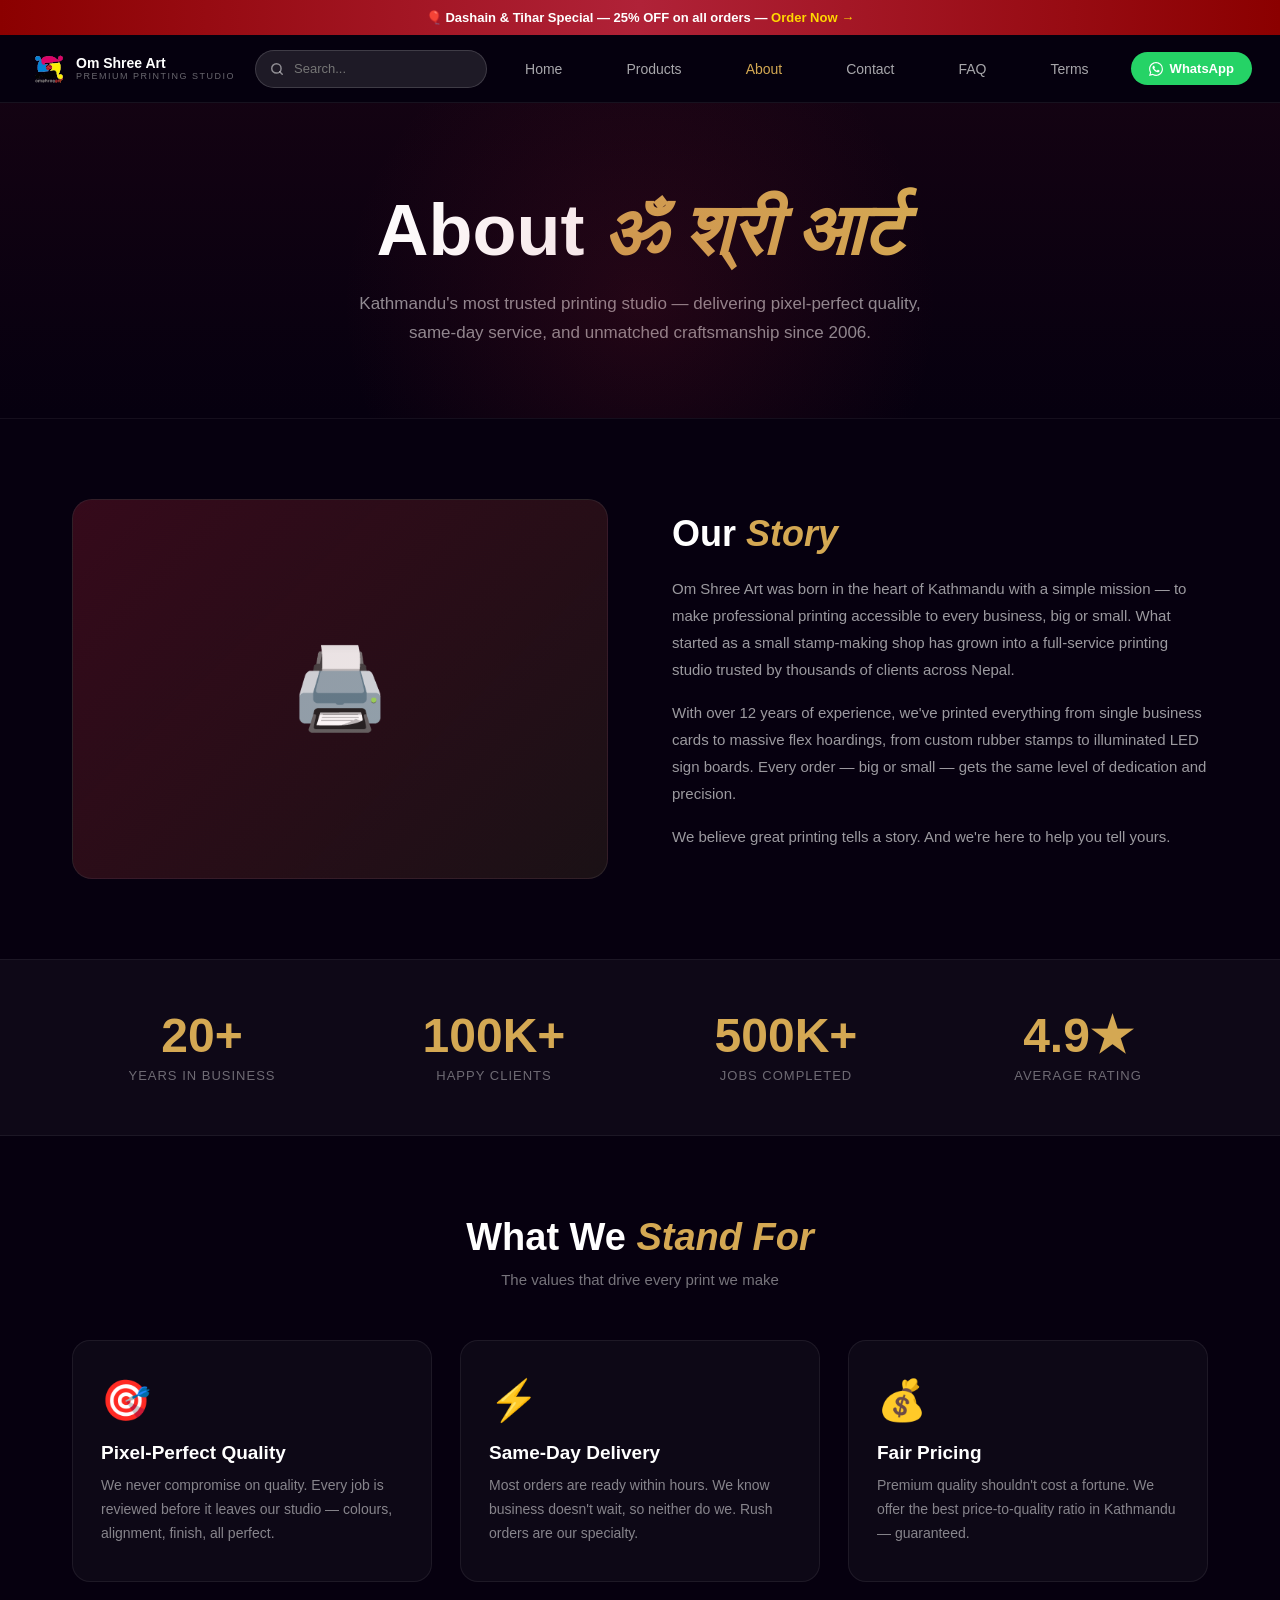
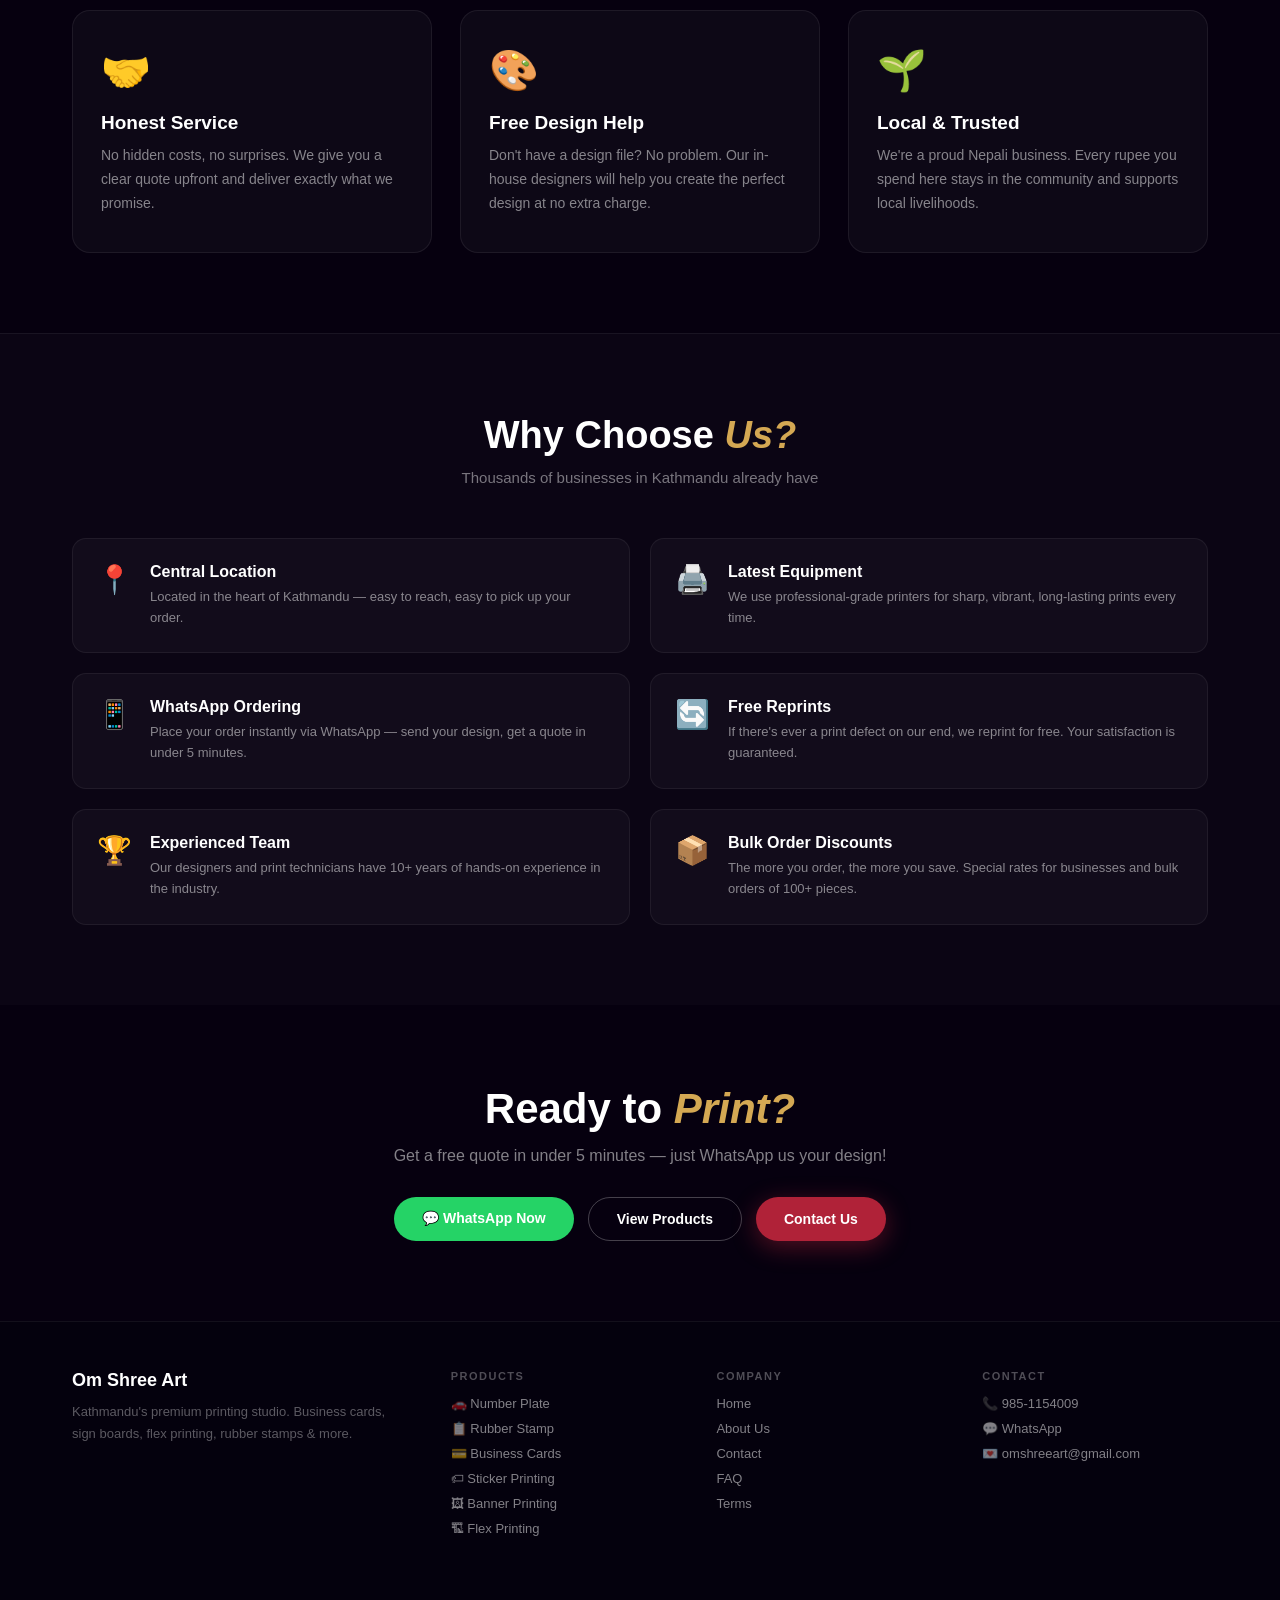
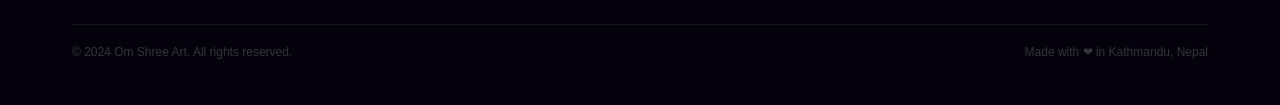
<file: about.html>
<!DOCTYPE html>
<html lang="en">
<head>
<meta charset="UTF-8">
<meta name="viewport" content="width=device-width,initial-scale=1">
<title>About Us | Om Shree Art — Premium Printing Studio Kathmandu</title>
<link rel="icon" type="image/svg+xml" href="/img/omshreeart-logo.svg">
<link rel="stylesheet" href="css/style.css?v=dark-background">
<style>
:root{--red:#B02238;--gold:#D4A853;--bg:#06000F;--bg2:#0a0118;}
*{margin:0;padding:0;box-sizing:border-box;}
body{background:var(--bg);color:#fff;font-family:'Segoe UI',sans-serif;}
a{text-decoration:none;}
.container{max-width:1200px;margin:0 auto;padding:0 32px;}

/* NAV */
nav{display:flex;align-items:center;padding:0 32px;height:68px;background:rgba(6,0,15,.95);backdrop-filter:blur(18px);border-bottom:1px solid rgba(255,255,255,.07);position:sticky;top:0;z-index:100;}
#navSearch{position:relative;margin:0 20px;flex:1;max-width:300px;}
#searchWrap{display:flex;align-items:center;background:rgba(255,255,255,.1);border:1.5px solid rgba(255,255,255,.15);border-radius:30px;padding:0 14px;height:38px;transition:.25s;}
#searchWrap input{flex:1;background:none;border:none;outline:none;color:#fff;font-size:13px;padding:0 10px;font-family:inherit;}
#searchResults{display:none;position:absolute;top:calc(100% + 8px);left:0;right:0;min-width:260px;background:rgba(8,0,22,.98);border:1px solid rgba(176,34,56,.3);border-radius:14px;overflow:hidden;box-shadow:0 24px 60px rgba(0,0,0,.85);z-index:9999;}
.nav-links{display:flex;align-items:center;gap:28px;margin:0 auto;}
.nav-links a{color:rgba(255,255,255,.65);font-weight:500;font-size:14px;transition:.2s;}
.nav-links a:hover,.nav-links a.active{color:#D4A853;}
.btn-wa-nav{display:flex;align-items:center;gap:7px;background:#25D366;color:#fff;padding:9px 18px;border-radius:30px;font-size:13px;font-weight:700;white-space:nowrap;flex-shrink:0;}

/* HERO */
.about-hero{padding:90px 0 70px;text-align:center;background:linear-gradient(180deg,rgba(176,34,56,.08) 0%,transparent 100%);position:relative;overflow:hidden;}
.about-hero::before{content:"";position:absolute;top:-100px;left:50%;transform:translateX(-50%);width:600px;height:600px;background:radial-gradient(circle,rgba(176,34,56,.15),transparent 70%);pointer-events:none;}
.about-hero h1{font-size:clamp(42px,6vw,72px);font-weight:900;line-height:1.05;}
.about-hero h1 em{color:var(--gold);font-style:italic;}
.about-hero p{margin-top:20px;font-size:17px;color:rgba(255,255,255,.55);max-width:580px;margin-left:auto;margin-right:auto;line-height:1.75;}

/* STORY */
.story-grid{display:grid;grid-template-columns:1fr 1fr;gap:64px;align-items:center;padding:80px 0;}
.story-img{border-radius:20px;background:linear-gradient(135deg,rgba(176,34,56,.2),rgba(212,168,83,.1));border:1px solid rgba(255,255,255,.08);height:380px;display:flex;align-items:center;justify-content:center;font-size:80px;position:relative;overflow:hidden;}
.story-img::before{content:"";position:absolute;inset:0;background:linear-gradient(135deg,rgba(176,34,56,.1),transparent);}
.story-text h2{font-size:36px;font-weight:900;margin-bottom:20px;}
.story-text h2 em{color:var(--gold);font-style:italic;}
.story-text p{color:rgba(255,255,255,.6);font-size:15px;line-height:1.8;margin-bottom:16px;}

/* STATS */
.stats-band{background:rgba(255,255,255,.03);border-top:1px solid rgba(255,255,255,.06);border-bottom:1px solid rgba(255,255,255,.06);padding:52px 0;}
.stats-grid{display:grid;grid-template-columns:repeat(4,1fr);gap:32px;text-align:center;}
.stat-num{font-size:48px;font-weight:900;color:var(--gold);line-height:1;}
.stat-label{font-size:13px;color:rgba(255,255,255,.4);text-transform:uppercase;letter-spacing:1px;margin-top:8px;}

/* VALUES */
.values{padding:80px 0;}
.section-title{text-align:center;margin-bottom:52px;}
.section-title h2{font-size:38px;font-weight:900;}
.section-title h2 em{color:var(--gold);font-style:italic;}
.section-title p{color:rgba(255,255,255,.45);margin-top:12px;font-size:15px;}
.values-grid{display:grid;grid-template-columns:repeat(3,1fr);gap:28px;}
.val-card{background:rgba(255,255,255,.03);border:1px solid rgba(255,255,255,.07);border-radius:18px;padding:36px 28px;transition:.3s;}
.val-card:hover{border-color:rgba(176,34,56,.4);background:rgba(176,34,56,.05);transform:translateY(-4px);}
.val-icon{font-size:40px;margin-bottom:18px;}
.val-card h3{font-size:19px;font-weight:800;margin-bottom:10px;}
.val-card p{font-size:14px;color:rgba(255,255,255,.5);line-height:1.7;}

/* TEAM */
.team{padding:80px 0;background:rgba(255,255,255,.02);}
.team-grid{display:grid;grid-template-columns:repeat(3,1fr);gap:32px;}
.team-card{text-align:center;}
.team-avatar{width:100px;height:100px;border-radius:50%;background:linear-gradient(135deg,var(--red),#6B0F1C);display:flex;align-items:center;justify-content:center;font-size:36px;font-weight:900;margin:0 auto 16px;border:3px solid rgba(212,168,83,.3);}
.team-card h3{font-size:17px;font-weight:800;}
.team-card span{font-size:13px;color:var(--gold);margin-top:4px;display:block;}
.team-card p{font-size:13px;color:rgba(255,255,255,.45);margin-top:8px;line-height:1.6;}

/* WHY US */
.why{padding:80px 0;}
.why-grid{display:grid;grid-template-columns:1fr 1fr;gap:20px;}
.why-item{display:flex;gap:18px;align-items:flex-start;background:rgba(255,255,255,.03);border:1px solid rgba(255,255,255,.06);border-radius:14px;padding:24px;}
.why-icon{font-size:28px;flex-shrink:0;}
.why-item h4{font-size:16px;font-weight:800;margin-bottom:6px;}
.why-item p{font-size:13px;color:rgba(255,255,255,.5);line-height:1.6;}

/* CTA */
.about-cta{padding:80px 0;text-align:center;}
.about-cta h2{font-size:42px;font-weight:900;}
.about-cta h2 em{color:var(--gold);font-style:italic;}
.about-cta p{color:rgba(255,255,255,.5);margin-top:14px;font-size:16px;}
.cta-btns{display:flex;gap:14px;justify-content:center;margin-top:32px;flex-wrap:wrap;}
.btn-red{background:var(--red);color:#fff;padding:13px 28px;border-radius:30px;font-weight:700;font-size:14px;transition:.2s;}
.btn-red:hover{background:#8B0000;}
.btn-green{background:#25D366;color:#fff;padding:13px 28px;border-radius:30px;font-weight:700;font-size:14px;}
.btn-outline{border:1.5px solid rgba(255,255,255,.25);color:#fff;padding:13px 28px;border-radius:30px;font-weight:600;font-size:14px;}

/* FOOTER */
footer{background:#04010D;border-top:1px solid rgba(255,255,255,.06);padding:48px 0 24px;}
.footer-grid{display:grid;grid-template-columns:1.5fr 1fr 1fr 1fr;gap:40px;margin-bottom:36px;}
.f-logo{font-size:18px;font-weight:900;color:#fff;margin-bottom:10px;}
.f-desc{font-size:13px;color:rgba(255,255,255,.35);line-height:1.7;}
.f-title{font-size:11px;font-weight:800;letter-spacing:1.5px;color:rgba(255,255,255,.3);text-transform:uppercase;margin-bottom:14px;}
.flinks{display:flex;flex-direction:column;gap:10px;}
.flinks a{font-size:13px;color:rgba(255,255,255,.5);transition:.2s;}
.flinks a:hover{color:var(--gold);}
.f-bottom{border-top:1px solid rgba(255,255,255,.07);padding-top:20px;display:flex;align-items:center;justify-content:space-between;flex-wrap:wrap;gap:10px;font-size:12px;color:rgba(255,255,255,.2);}

@media(max-width:768px){
  .story-grid,.values-grid,.team-grid,.why-grid,.stats-grid,.footer-grid{grid-template-columns:1fr;}
  .about-hero h1{font-size:36px;}
}
</style>
</head>
<body>

<!-- ANNOUNCEMENT BAR -->
<div style="background:linear-gradient(90deg,#8B0000,#B02238,#8B0000);text-align:center;padding:10px 20px;font-size:13px;font-weight:600;color:#fff;">
  &#127880; Dashain &amp; Tihar Special &mdash; <b>25% OFF</b> on all orders &mdash; <a href="contact.html" style="color:#FFD700;font-weight:700;">Order Now &rarr;</a>
</div>

<!-- NAV -->
<nav>
  <a href="index.html" style="display:flex;align-items:center;gap:10px;flex-shrink:0;">
    <img src="img/omshreeart-logo.svg" alt="OSA" style="height:34px;width:34px;object-fit:contain;border-radius:7px;">
    <div style="line-height:1.15;">
      <div style="font-weight:700;font-size:14px;color:#fff;">Om Shree Art</div>
      <div style="font-size:9px;color:rgba(255,255,255,.4);letter-spacing:1.5px;text-transform:uppercase;">Premium Printing Studio</div>
    </div>
  </a>
  <div id="navSearch">
    <div id="searchWrap">
      <svg width="14" height="14" viewBox="0 0 24 24" fill="none" stroke="rgba(255,255,255,.5)" stroke-width="2.5" stroke-linecap="round" stroke-linejoin="round"><circle cx="11" cy="11" r="8"/><line x1="21" y1="21" x2="16.65" y2="16.65"/></svg>
      <input type="text" id="searchInput" placeholder="Search..." autocomplete="off" oninput="doSearch(this.value)">
      <span id="clearBtn" onclick="clearSrch()" style="display:none;color:rgba(255,255,255,.4);cursor:pointer;font-size:18px;">&times;</span>
    </div>
    <div id="searchResults"></div>
  </div>
  <div class="nav-links">
    <a href="index.html">Home</a>
    <a href="products.html">Products</a>
    <a href="about.html" class="active">About</a>
    <a href="contact.html">Contact</a>
    <a href="faq.html">FAQ</a>
    <a href="terms.html">Terms</a>
  </div>
  <a href="https://wa.me/9779851154009?text=Hello%2C+I+want+to+place+an+order" class="btn-wa-nav" style="margin-left:24px;">
    <svg width="14" height="14" viewBox="0 0 24 24" fill="currentColor"><path d="M17.472 14.382c-.297-.149-1.758-.867-2.03-.967-.273-.099-.471-.148-.67.15-.197.297-.767.966-.94 1.164-.173.199-.347.223-.644.075-.297-.15-1.255-.463-2.39-1.475-.883-.788-1.48-1.761-1.653-2.059-.173-.297-.018-.458.13-.606.134-.133.298-.347.446-.52.149-.174.198-.298.298-.497.099-.198.05-.371-.025-.52-.075-.149-.669-1.612-.916-2.207-.242-.579-.487-.5-.669-.51-.173-.008-.371-.01-.57-.01-.198 0-.52.074-.792.372-.272.297-1.04 1.016-1.04 2.479 0 1.462 1.065 2.875 1.213 3.074.149.198 2.096 3.2 5.077 4.487.709.306 1.262.489 1.694.625.712.227 1.36.195 1.871.118.571-.085 1.758-.719 2.006-1.413.248-.694.248-1.289.173-1.413-.074-.124-.272-.198-.57-.347m-5.421 7.403h-.004a9.87 9.87 0 01-5.031-1.378l-.361-.214-3.741.982.998-3.648-.235-.374a9.86 9.86 0 01-1.51-5.26c.001-5.45 4.436-9.884 9.888-9.884 2.64 0 5.122 1.03 6.988 2.898a9.825 9.825 0 012.893 6.994c-.003 5.45-4.437 9.884-9.885 9.884m8.413-18.297A11.815 11.815 0 0012.05 0C5.495 0 .16 5.335.157 11.892c0 2.096.547 4.142 1.588 5.945L.057 24l6.305-1.654a11.882 11.882 0 005.683 1.448h.005c6.554 0 11.89-5.335 11.893-11.893a11.821 11.821 0 00-3.48-8.413z"/></svg>
    WhatsApp
  </a>
</nav>

<!-- HERO -->
<section class="about-hero">
  <div class="container">
    <h1>About <em>ॐ श्री आर्ट</em></h1>
    <p>Kathmandu's most trusted printing studio — delivering pixel-perfect quality, same-day service, and unmatched craftsmanship since 2006.</p>
  </div>
</section>

<!-- STORY -->
<section style="border-top:1px solid rgba(255,255,255,.06);">
  <div class="container">
    <div class="story-grid">
      <div class="story-img">🖨️</div>
      <div class="story-text">
        <h2>Our <em>Story</em></h2>
        <p>Om Shree Art was born in the heart of Kathmandu with a simple mission — to make professional printing accessible to every business, big or small. What started as a small stamp-making shop has grown into a full-service printing studio trusted by thousands of clients across Nepal.</p>
        <p>With over 12 years of experience, we've printed everything from single business cards to massive flex hoardings, from custom rubber stamps to illuminated LED sign boards. Every order — big or small — gets the same level of dedication and precision.</p>
        <p>We believe great printing tells a story. And we're here to help you tell yours.</p>
      </div>
    </div>
  </div>
</section>

<!-- STATS -->
<div class="stats-band">
  <div class="container">
    <div class="stats-grid">
      <div><div class="stat-num">20+</div><div class="stat-label">Years in Business</div></div>
      <div><div class="stat-num">100K+</div><div class="stat-label">Happy Clients</div></div>
      <div><div class="stat-num">500K+</div><div class="stat-label">Jobs Completed</div></div>
      <div><div class="stat-num">4.9&#9733;</div><div class="stat-label">Average Rating</div></div>
    </div>
  </div>
</div>

<!-- VALUES -->
<section class="values">
  <div class="container">
    <div class="section-title">
      <h2>What We <em>Stand For</em></h2>
      <p>The values that drive every print we make</p>
    </div>
    <div class="values-grid">
      <div class="val-card">
        <div class="val-icon">🎯</div>
        <h3>Pixel-Perfect Quality</h3>
        <p>We never compromise on quality. Every job is reviewed before it leaves our studio — colours, alignment, finish, all perfect.</p>
      </div>
      <div class="val-card">
        <div class="val-icon">⚡</div>
        <h3>Same-Day Delivery</h3>
        <p>Most orders are ready within hours. We know business doesn't wait, so neither do we. Rush orders are our specialty.</p>
      </div>
      <div class="val-card">
        <div class="val-icon">💰</div>
        <h3>Fair Pricing</h3>
        <p>Premium quality shouldn't cost a fortune. We offer the best price-to-quality ratio in Kathmandu — guaranteed.</p>
      </div>
      <div class="val-card">
        <div class="val-icon">🤝</div>
        <h3>Honest Service</h3>
        <p>No hidden costs, no surprises. We give you a clear quote upfront and deliver exactly what we promise.</p>
      </div>
      <div class="val-card">
        <div class="val-icon">🎨</div>
        <h3>Free Design Help</h3>
        <p>Don't have a design file? No problem. Our in-house designers will help you create the perfect design at no extra charge.</p>
      </div>
      <div class="val-card">
        <div class="val-icon">🌱</div>
        <h3>Local & Trusted</h3>
        <p>We're a proud Nepali business. Every rupee you spend here stays in the community and supports local livelihoods.</p>
      </div>
    </div>
  </div>
</section>

<!-- WHY US -->
<section class="why" style="background:rgba(255,255,255,.02);border-top:1px solid rgba(255,255,255,.06);">
  <div class="container">
    <div class="section-title">
      <h2>Why Choose <em>Us?</em></h2>
      <p>Thousands of businesses in Kathmandu already have</p>
    </div>
    <div class="why-grid">
      <div class="why-item">
        <div class="why-icon">📍</div>
        <div>
          <h4>Central Location</h4>
          <p>Located in the heart of Kathmandu — easy to reach, easy to pick up your order.</p>
        </div>
      </div>
      <div class="why-item">
        <div class="why-icon">🖨️</div>
        <div>
          <h4>Latest Equipment</h4>
          <p>We use professional-grade printers for sharp, vibrant, long-lasting prints every time.</p>
        </div>
      </div>
      <div class="why-item">
        <div class="why-icon">📱</div>
        <div>
          <h4>WhatsApp Ordering</h4>
          <p>Place your order instantly via WhatsApp — send your design, get a quote in under 5 minutes.</p>
        </div>
      </div>
      <div class="why-item">
        <div class="why-icon">🔄</div>
        <div>
          <h4>Free Reprints</h4>
          <p>If there's ever a print defect on our end, we reprint for free. Your satisfaction is guaranteed.</p>
        </div>
      </div>
      <div class="why-item">
        <div class="why-icon">🏆</div>
        <div>
          <h4>Experienced Team</h4>
          <p>Our designers and print technicians have 10+ years of hands-on experience in the industry.</p>
        </div>
      </div>
      <div class="why-item">
        <div class="why-icon">📦</div>
        <div>
          <h4>Bulk Order Discounts</h4>
          <p>The more you order, the more you save. Special rates for businesses and bulk orders of 100+ pieces.</p>
        </div>
      </div>
    </div>
  </div>
</section>

<!-- CTA -->
<section class="about-cta">
  <div class="container">
    <h2>Ready to <em>Print?</em></h2>
    <p>Get a free quote in under 5 minutes — just WhatsApp us your design!</p>
    <div class="cta-btns">
      <a href="https://wa.me/9779851154009?text=Hello%2C+I+want+to+place+an+order" class="btn-green">&#128172; WhatsApp Now</a>
      <a href="products.html" class="btn-outline">View Products</a>
      <a href="contact.html" class="btn-red">Contact Us</a>
    </div>
  </div>
</section>

<!-- FOOTER -->
<footer>
  <div class="container">
    <div class="footer-grid">
      <div>
        <div class="f-logo">Om Shree Art</div>
        <p class="f-desc">Kathmandu's premium printing studio. Business cards, sign boards, flex printing, rubber stamps & more.</p>
      </div>
      <div>
        <div class="f-title">Products</div>
        <div class="flinks">
          <a href="number-plate.html">&#128663;&nbsp;Number Plate</a>
          <a href="rubber-stamp.html">&#128203;&nbsp;Rubber Stamp</a>
          <a href="business-card-printing.html">&#128179;&nbsp;Business Cards</a>
          <a href="sticker-printing.html">&#127991;&nbsp;Sticker Printing</a>
          <a href="banner-printing.html">&#128444;&nbsp;Banner Printing</a>
          <a href="flex-printing.html">&#127959;&nbsp;Flex Printing</a>
        </div>
      </div>
      <div>
        <div class="f-title">Company</div>
        <div class="flinks">
          <a href="index.html">Home</a>
          <a href="about.html">About Us</a>
          <a href="contact.html">Contact</a>
          <a href="faq.html">FAQ</a>
          <a href="terms.html">Terms</a>
        </div>
      </div>
      <div>
        <div class="f-title">Contact</div>
        <div class="flinks">
          <a href="tel:9851154009">&#128222; 985-1154009</a>
          <a href="https://wa.me/9779851154009?text=Hello%2C+I+want+to+place+an+order">&#128172; WhatsApp</a>
          <a href="mailto:omshreeart@gmail.com">&#128140; omshreeart@gmail.com</a>
        </div>
      </div>
    </div>
    <div class="f-bottom">
      <span>&copy; 2024 Om Shree Art. All rights reserved.</span>
      <span>Made with &#10084; in Kathmandu, Nepal</span>
    </div>
  </div>
</footer>

<script>
(function(){
var P=[
  {n:'Business Cards',p:'Rs.350+',e:'\u{1FAAA}',u:'business-card-printing.html'},
  {n:'Number Plates',p:'Rs.800+',e:'\u{1F522}',u:'number-plate.html'},
  {n:'Rubber Stamps',p:'Rs.450+',e:'\u{1F50F}',u:'rubber-stamp.html'},
  {n:'Flex Printing',p:'Rs.900+',e:'\u{1F3F7}',u:'flex-printing.html'},
  {n:'Sticker Printing',p:'Rs.200+',e:'\u2B50',u:'sticker-printing.html'},
  {n:'Banner Printing',p:'Rs.600+',e:'\u{1F38C}',u:'banner-printing.html'},
  {n:'Sign Boards',p:'Rs.2.5k+',e:'\u{1F4A1}',u:'sign-board.html'},
  {n:'About',p:'',e:'\u{1F3E2}',u:'about.html'},
  {n:'Products',p:'',e:'\u{1F6CD}',u:'products.html'},
  {n:'FAQ',p:'',e:'\u2753',u:'faq.html'},
  {n:'Contact',p:'',e:'\u{1F4DE}',u:'contact.html'}
];
window.doSearch=function(q){
  var res=document.getElementById('searchResults');
  var clr=document.getElementById('clearBtn');
  if(clr)clr.style.display=q?'inline':'none';
  if(!q.trim()){res.style.display='none';return;}
  var found=P.filter(function(x){return x.n.toLowerCase().indexOf(q.toLowerCase())>=0;});
  res.innerHTML=found.length?found.map(function(x){
    return '<a href="'+x.u+'" style="padding:10px 14px;color:#fff;text-decoration:none;border-bottom:1px solid rgba(255,255,255,.05);display:flex;align-items:center;gap:12px"><span style="font-size:18px">'+x.e+'</span><div><div style="font-size:13px;font-weight:600">'+x.n+'</div>'+(x.p?'<div style="font-size:11px;color:#D4A853">'+x.p+'</div>':'')+'</div></a>';
  }).join(''):'<div style="padding:13px 16px;color:rgba(255,255,255,.55);font-size:13px">No results found</div>';
  res.style.display='block';
};
window.clearSrch=function(){
  document.getElementById('searchInput').value='';
  document.getElementById('searchResults').style.display='none';
  document.getElementById('clearBtn').style.display='none';
  document.getElementById('searchInput').focus();
};
document.addEventListener('click',function(e){
  var ns=document.getElementById('navSearch');
  if(ns&&!ns.contains(e.target)){document.getElementById('searchResults').style.display='none';}
});
}());
</script>
</body>
</html>
</file>
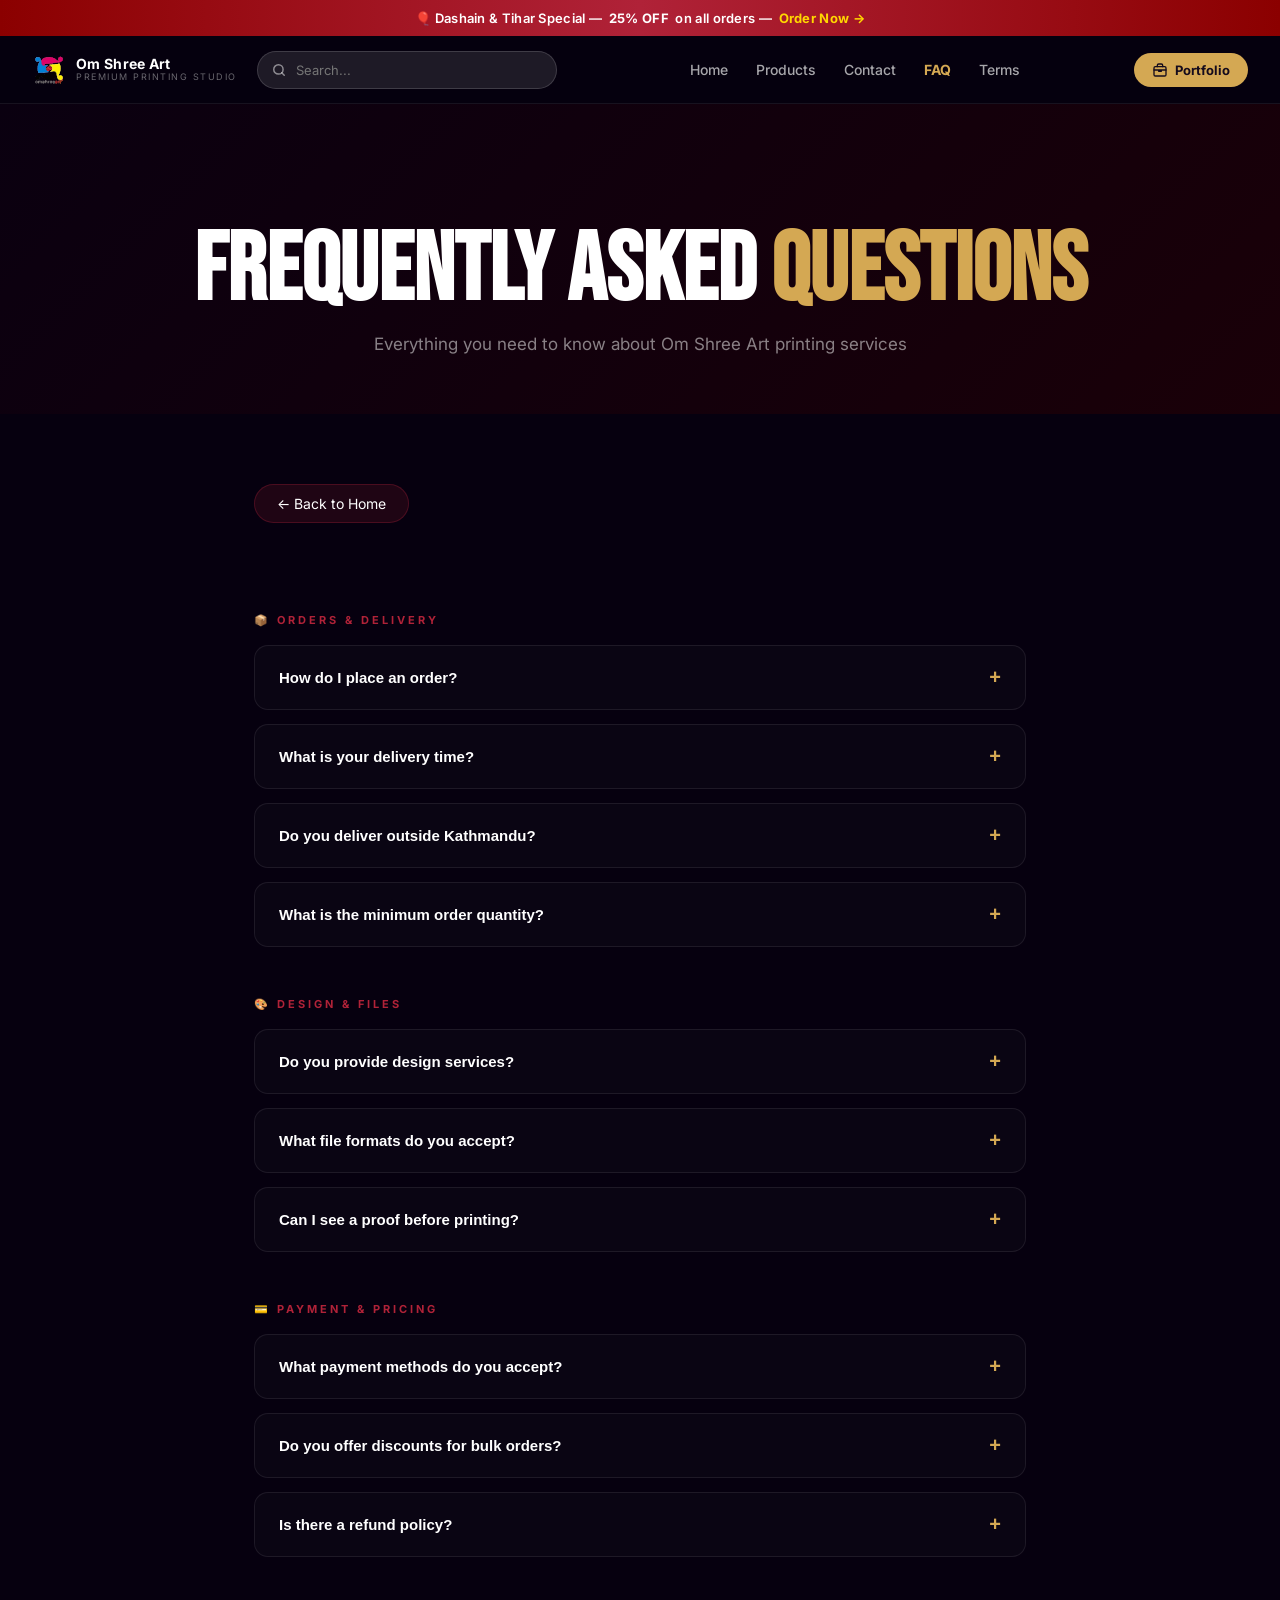
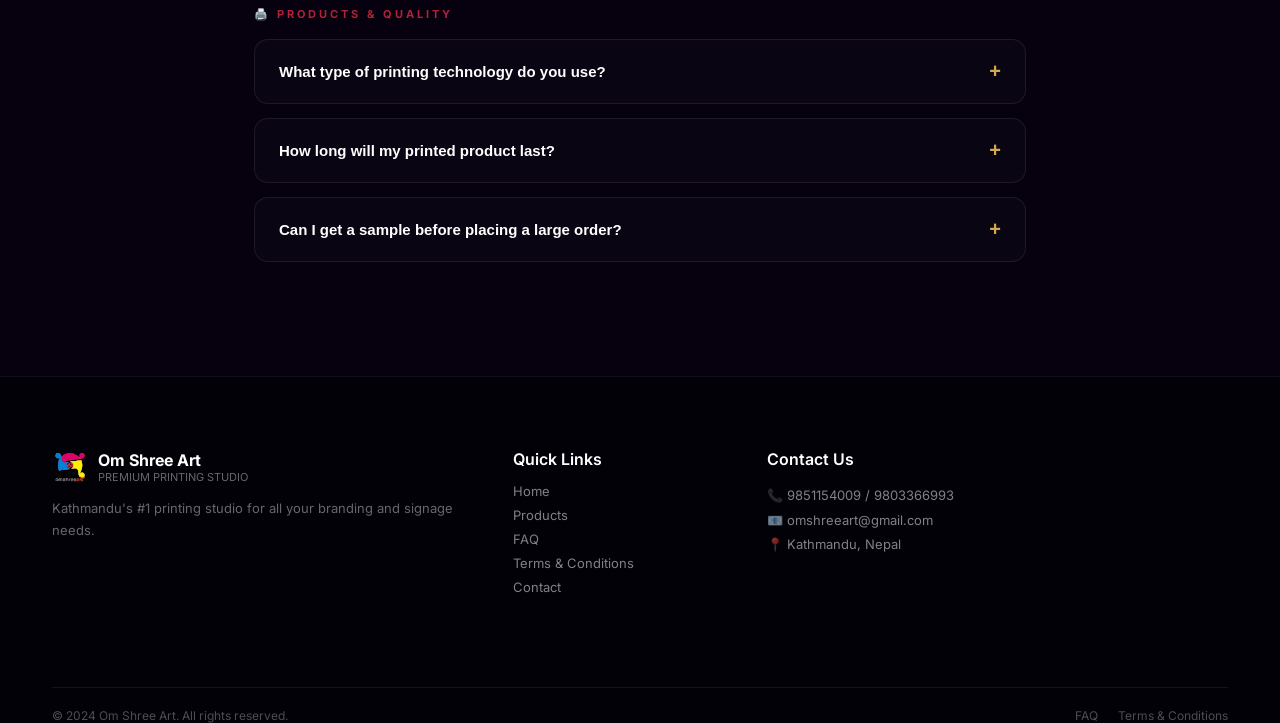
<file: faq.html>
<!DOCTYPE html><html lang="en"><head><meta charset="UTF-8"><meta name="viewport" content="width=device-width,initial-scale=1"><title>FAQ | Om Shree Art</title><link rel="icon" type="image/svg+xml" href="/img/omshreeart-logo.svg"><link rel="stylesheet" href="css/style.css?v=dark-background"><style>
.faq-hero{background:linear-gradient(135deg,#0a0010 0%,#1a0008 100%);padding:120px 0 60px;text-align:center;}
.faq-hero h1{font-family:'Bebas Neue',sans-serif;font-size:clamp(52px,8vw,96px);color:#fff;line-height:1;}
.faq-hero h1 span{color:#D4A853;}
.faq-hero p{color:rgba(255,255,255,.5);font-size:17px;margin-top:14px;}
.faq-wrap{max-width:820px;margin:0 auto;padding:70px 24px 100px;}
.faq-cat{font-size:11px;letter-spacing:3px;color:#B02238;text-transform:uppercase;font-weight:700;margin:50px 0 18px;}
.faq-item{border:1px solid rgba(255,255,255,.08);border-radius:14px;margin-bottom:14px;overflow:hidden;background:rgba(255,255,255,.02);}
.faq-q{width:100%;background:none;border:none;color:#fff;font-size:15px;font-weight:600;padding:20px 24px;text-align:left;cursor:pointer;display:flex;justify-content:space-between;align-items:center;gap:16px;transition:.2s;}
.faq-q:hover{background:rgba(176,34,56,.08);}
.faq-q .ico{font-size:20px;color:#D4A853;flex-shrink:0;transition:transform .3s;}
.faq-q.open .ico{transform:rotate(45deg);}
.faq-a{max-height:0;overflow:hidden;transition:max-height .35s ease;}
.faq-a p{padding:0 24px 20px;color:rgba(255,255,255,.55);line-height:1.75;font-size:14.5px;}
.faq-a a{color:#D4A853;text-decoration:none;}
.faq-a a:hover{text-decoration:underline;}
.back-btn{display:inline-flex;align-items:center;gap:8px;background:rgba(176,34,56,.15);border:1px solid rgba(176,34,56,.3);color:#fff;padding:10px 22px;border-radius:30px;text-decoration:none;font-size:14px;margin-bottom:40px;transition:.2s;}
.back-btn:hover{background:rgba(176,34,56,.3);}
</style><link href="https://fonts.googleapis.com/css2?family=Bebas+Neue&family=Inter:wght@400;600;700&display=swap" rel="stylesheet"></head>
<body style="background:#06000f;color:#fff;font-family:'Inter',sans-serif;">
<div style="background:linear-gradient(90deg,#8B0000,#B02238,#8B0000);text-align:center;padding:10px 20px;font-size:13px;font-weight:600;color:#fff;letter-spacing:.3px;position:relative;z-index:200;">
  &#127880; Dashain &amp; Tihar Special &mdash; &nbsp;<b>25% OFF</b>&nbsp; on all orders &mdash; &nbsp;<a href="contact.html" style="color:#FFD700;text-decoration:none;font-weight:700;">Order Now &rarr;</a>
</div>
<nav style="display:flex;align-items:center;padding:0 32px;height:68px;background:rgba(6,0,15,.95);backdrop-filter:blur(18px);border-bottom:1px solid rgba(255,255,255,.07);position:sticky;top:0;z-index:100;">
  <a href="index.html" style="display:flex;align-items:center;gap:10px;text-decoration:none;flex-shrink:0;">
    <img src="img/omshreeart-logo.svg" alt="OSA" style="height:34px;width:34px;object-fit:contain;border-radius:7px;">
    <div style="display:flex;flex-direction:column;line-height:1.15;">
      <span style="font-weight:700;font-size:14px;color:#fff;letter-spacing:.3px;">Om Shree Art</span>
      <span style="font-size:9px;color:rgba(255,255,255,.4);letter-spacing:1.5px;text-transform:uppercase;">Premium Printing Studio</span>
    </div>
  </a>
  <!-- Search Bar -->
<div id="navSearch" style="position:relative;margin:0 20px;flex:1;max-width:300px;">
  <div id="searchWrap" style="display:flex;align-items:center;background:rgba(255,255,255,.1);border:1.5px solid rgba(255,255,255,.15);border-radius:30px;padding:0 14px;height:38px;transition:.25s;">
    <svg width="14" height="14" viewBox="0 0 24 24" fill="none" stroke="rgba(255,255,255,.5)" stroke-width="2.5" stroke-linecap="round" stroke-linejoin="round" style="flex-shrink:0"><circle cx="11" cy="11" r="8"/><line x1="21" y1="21" x2="16.65" y2="16.65"/></svg>
    <input type="text" id="searchInput" placeholder="Search..." autocomplete="off"
      style="flex:1;background:none;border:none;outline:none;color:#fff;font-size:13px;padding:0 10px;font-family:inherit;"
      onfocus="this.closest('#searchWrap')||document.getElementById('searchWrap').style.background='rgba(255,255,255,.16)';document.getElementById('searchWrap').style.borderColor='rgba(176,34,56,.7)'"
      onblur="setTimeout(function(){document.getElementById('searchWrap').style.background='rgba(255,255,255,.1)';document.getElementById('searchWrap').style.borderColor='rgba(255,255,255,.15)'},150)"
      oninput="doSearch(this.value)">
    <span id="clearBtn" onclick="clearSrch()" style="display:none;color:rgba(255,255,255,.4);cursor:pointer;font-size:18px;line-height:1;padding-left:4px;">&times;</span>
  </div>
  <div id="searchResults" style="display:none;position:absolute;top:calc(100% + 8px);left:0;right:0;min-width:260px;background:rgba(8,0,22,.98);border:1px solid rgba(176,34,56,.3);border-radius:14px;overflow:hidden;box-shadow:0 24px 60px rgba(0,0,0,.85);z-index:9999;"></div>
</div>
  <div style="display:flex;align-items:center;gap:28px;margin:0 auto;">
    <a href="index.html" style="color:rgba(255,255,255,.65);font-weight:500;text-decoration:none;font-size:14px;transition:.2s;">Home</a>
    <a href="products.html" style="color:rgba(255,255,255,.65);font-weight:500;text-decoration:none;font-size:14px;transition:.2s;">Products</a>
    <a href="contact.html" style="color:rgba(255,255,255,.65);font-weight:500;text-decoration:none;font-size:14px;transition:.2s;">Contact</a>
    <a href="faq.html" style="color:#D4A853;font-weight:700;text-decoration:none;font-size:14px;transition:.2s;">FAQ</a>
    <a href="terms.html" style="color:rgba(255,255,255,.65);font-weight:500;text-decoration:none;font-size:14px;transition:.2s;">Terms</a>
    
  </div>
  <a href="about.html" aria-label="View our portfolio" style="display:flex;align-items:center;gap:7px;background:#D4A853;color:#150b1c;padding:9px 18px;border-radius:30px;text-decoration:none;font-size:13px;font-weight:700;white-space:nowrap;flex-shrink:0;">
    <svg width="16" height="16" viewBox="0 0 24 24" fill="none" stroke="currentColor" stroke-width="2" stroke-linecap="round" stroke-linejoin="round" aria-hidden="true"><rect x="3" y="7" width="18" height="14" rx="2"/><path d="M8 7V5a2 2 0 0 1 2-2h4a2 2 0 0 1 2 2v2M3 12h18M10 12v2h4v-2"/></svg>
    Portfolio
  </a>
</nav>
<section class="faq-hero"><h1>FREQUENTLY ASKED <span>QUESTIONS</span></h1><p>Everything you need to know about Om Shree Art printing services</p></section>
<div class="faq-wrap">
<a href="index.html" class="back-btn">← Back to Home</a>
<div class="faq-cat">📦 Orders & Delivery</div>
<div class="faq-item"><button class="faq-q">How do I place an order?<span class="ico">+</span></button><div class="faq-a"><p>You can place an order by contacting us on <a href="https://wa.me/9779851154009?text=Hello%2C+I+want+to+place+an+order">WhatsApp (+977 9851154009)</a>, calling us directly, or visiting our studio in Kathmandu. We'll guide you through design, size, and material selection.</p></div></div>
<div class="faq-item"><button class="faq-q">What is your delivery time?<span class="ico">+</span></button><div class="faq-a"><p>We offer <b>same-day delivery</b> across the Kathmandu valley for most standard orders placed before 12 PM. Custom or bulk orders may take 1–3 business days. We'll confirm the timeline when you place your order.</p></div></div>
<div class="faq-item"><button class="faq-q">Do you deliver outside Kathmandu?<span class="ico">+</span></button><div class="faq-a"><p>Yes! We ship across Nepal via courier services. Delivery time outside the valley is typically 2–5 business days depending on your location. Extra shipping charges apply.</p></div></div>
<div class="faq-item"><button class="faq-q">What is the minimum order quantity?<span class="ico">+</span></button><div class="faq-a"><p>Most of our products have no minimum order — you can order even a single piece. However, bulk orders of 50+ units receive special discounted pricing. Contact us for bulk quotes.</p></div></div>
<div class="faq-cat">🎨 Design & Files</div>
<div class="faq-item"><button class="faq-q">Do you provide design services?<span class="ico">+</span></button><div class="faq-a"><p>Yes! We have an in-house design team. If you don't have a ready design, we can create one for you. Basic design is free for orders above Rs. 1,000. Complex designs may have a small design fee.</p></div></div>
<div class="faq-item"><button class="faq-q">What file formats do you accept?<span class="ico">+</span></button><div class="faq-a"><p>We accept <b>PDF, AI, PSD, CDR, PNG, JPG</b> files. For best print quality, please provide files at 300 DPI or higher in CMYK color mode. We'll let you know if any adjustments are needed.</p></div></div>
<div class="faq-item"><button class="faq-q">Can I see a proof before printing?<span class="ico">+</span></button><div class="faq-a"><p>Absolutely! We send a digital proof via WhatsApp for your approval before starting production. We never print without your confirmation on the final design.</p></div></div>
<div class="faq-cat">💳 Payment & Pricing</div>
<div class="faq-item"><button class="faq-q">What payment methods do you accept?<span class="ico">+</span></button><div class="faq-a"><p>We accept <b>cash, eSewa, Khalti, bank transfer, and QR payment</b>. Payment can be made at delivery or in advance. For large orders, a 50% advance may be required.</p></div></div>
<div class="faq-item"><button class="faq-q">Do you offer discounts for bulk orders?<span class="ico">+</span></button><div class="faq-a"><p>Yes! We offer attractive discounts for bulk orders. The more you order, the more you save. Contact us on WhatsApp with your requirements and we'll give you a custom quote with the best pricing.</p></div></div>
<div class="faq-item"><button class="faq-q">Is there a refund policy?<span class="ico">+</span></button><div class="faq-a"><p>If there is a printing error on our part, we will reprint or refund at no cost. However, once you approve the design proof, we cannot accept returns for design-related issues. Please review your proof carefully before approving.</p></div></div>
<div class="faq-cat">🖨️ Products & Quality</div>
<div class="faq-item"><button class="faq-q">What type of printing technology do you use?<span class="ico">+</span></button><div class="faq-a"><p>We use <b>UV printing, digital offset, large-format solvent printing</b>, and laser engraving depending on the product. All our machines are professional-grade for sharp, long-lasting results.</p></div></div>
<div class="faq-item"><button class="faq-q">How long will my printed product last?<span class="ico">+</span></button><div class="faq-a"><p>Our outdoor prints (flex, vinyl, sign boards) are UV-resistant and last <b>3–5 years</b> outdoors. Indoor prints and business cards last indefinitely with normal use. Rubber stamps last thousands of impressions.</p></div></div>
<div class="faq-item"><button class="faq-q">Can I get a sample before placing a large order?<span class="ico">+</span></button><div class="faq-a"><p>Yes, we can print a sample for large orders. A sample fee applies which is adjusted against your final order amount. Contact us to discuss your requirements.</p></div></div>
</div>
<footer class="footer"><div class="container"><div class="footer-grid"><div><div style="display:flex;align-items:center;gap:10px;margin-bottom:12px;"><img src="img/omshreeart-logo.svg" style="height:36px;"><div><div style="font-weight:700;color:#fff;">Om Shree Art</div><div style="font-size:11px;color:rgba(255,255,255,.4);">PREMIUM PRINTING STUDIO</div></div></div><p style="color:rgba(255,255,255,.4);font-size:13px;line-height:1.7;">Kathmandu's #1 printing studio for all your branding and signage needs.</p></div><div><div style="font-weight:600;margin-bottom:14px;">Quick Links</div><div style="display:flex;flex-direction:column;gap:8px;"><a href="index.html" style="color:rgba(255,255,255,.5);text-decoration:none;font-size:13px;">Home</a><a href="products.html" style="color:rgba(255,255,255,.5);text-decoration:none;font-size:13px;">Products</a><a href="faq.html" style="color:rgba(255,255,255,.5);text-decoration:none;font-size:13px;">FAQ</a><a href="terms.html" style="color:rgba(255,255,255,.5);text-decoration:none;font-size:13px;">Terms & Conditions</a><a href="contact.html" style="color:rgba(255,255,255,.5);text-decoration:none;font-size:13px;">Contact</a></div></div><div><div style="font-weight:600;margin-bottom:14px;">Contact Us</div><p style="color:rgba(255,255,255,.5);font-size:13px;line-height:1.9;">📞 9851154009 / 9803366993<br>📧 omshreeart@gmail.com<br>📍 Kathmandu, Nepal</p></div></div><div style="border-top:1px solid rgba(255,255,255,.07);margin-top:40px;padding-top:20px;display:flex;justify-content:space-between;align-items:center;flex-wrap:wrap;gap:12px;"><p style="color:rgba(255,255,255,.3);font-size:12px;">© 2024 Om Shree Art. All rights reserved.</p><div style="display:flex;gap:20px;"><a href="faq.html" style="color:rgba(255,255,255,.3);font-size:12px;text-decoration:none;">FAQ</a><a href="terms.html" style="color:rgba(255,255,255,.3);font-size:12px;text-decoration:none;">Terms & Conditions</a></div></div></div></footer>
<script>document.querySelectorAll('.faq-q').forEach(btn=>{btn.addEventListener('click',()=>{const a=btn.nextElementSibling;const open=btn.classList.toggle('open');a.style.maxHeight=open?a.scrollHeight+'px':'0';document.querySelectorAll('.faq-q.open').forEach(b=>{if(b!==btn){b.classList.remove('open');b.nextElementSibling.style.maxHeight='0';}});});});</script>

<script>
(function(){
var P=[
  {n:"Business Cards",p:"Rs.350+",e:"🪪",u:"business-card-printing.html"},
  {n:"Number Plates",p:"Rs.800+",e:"🔢",u:"number-plate.html"},
  {n:"Rubber Stamps",p:"Rs.450+",e:"🔏",u:"rubber-stamp.html"},
  {n:"Flex Printing",p:"Rs.900+",e:"🏷",u:"flex-printing.html"},
  {n:"Sticker Printing",p:"Rs.200+",e:"⭐",u:"sticker-printing.html"},
  {n:"Banner Printing",p:"Rs.600+",e:"🎌",u:"banner-printing.html"},
  {n:"Sign Boards",p:"Rs.2.5k+",e:"💡",u:"sign-board.html"},
  {n:"Products",p:"",e:"🛍",u:"products.html"},
  {n:"FAQ",p:"",e:"❓",u:"faq.html"},
  {n:"Terms",p:"",e:"📋",u:"terms.html"},
  {n:"Contact",p:"",e:"📞",u:"contact.html"}
];
window.doSearch=function(q){
  var res=document.getElementById("searchResults");
  var clr=document.getElementById("clearBtn");
  if(clr) clr.style.display=q?"inline":"none";
  if(!q.trim()){res.style.display="none";return;}
  var found=P.filter(function(x){return x.n.toLowerCase().indexOf(q.toLowerCase())>=0;});
  if(found.length){
    res.innerHTML=found.map(function(x){
      return '<a href="'+x.u+'" style="padding:10px 14px;color:#fff;text-decoration:none;border-bottom:1px solid rgba(255,255,255,.05);display:flex;align-items:center;gap:12px"><span style="font-size:18px">'+x.e+'</span><div><div style="font-size:13px;font-weight:600">'+x.n+'</div>'+(x.p?'<div style="font-size:11px;color:#D4A853">'+x.p+'</div>':'')+'</div></a>';
    }).join('');
  } else {
    res.innerHTML='<div style="padding:13px 16px;color:rgba(255,255,255,.35);font-size:13px">No results found</div>';
  }
  res.style.display="block";
};
window.clearSrch=function(){
  var inp=document.getElementById("searchInput");
  var res=document.getElementById("searchResults");
  var clr=document.getElementById("clearBtn");
  inp.value=""; res.style.display="none"; if(clr)clr.style.display="none"; inp.focus();
};
document.addEventListener("click",function(e){
  var ns=document.getElementById("navSearch");
  if(ns&&!ns.contains(e.target)){
    var res=document.getElementById("searchResults");
    if(res)res.style.display="none";
  }
});
}());
</script>
</body></html>
</file>
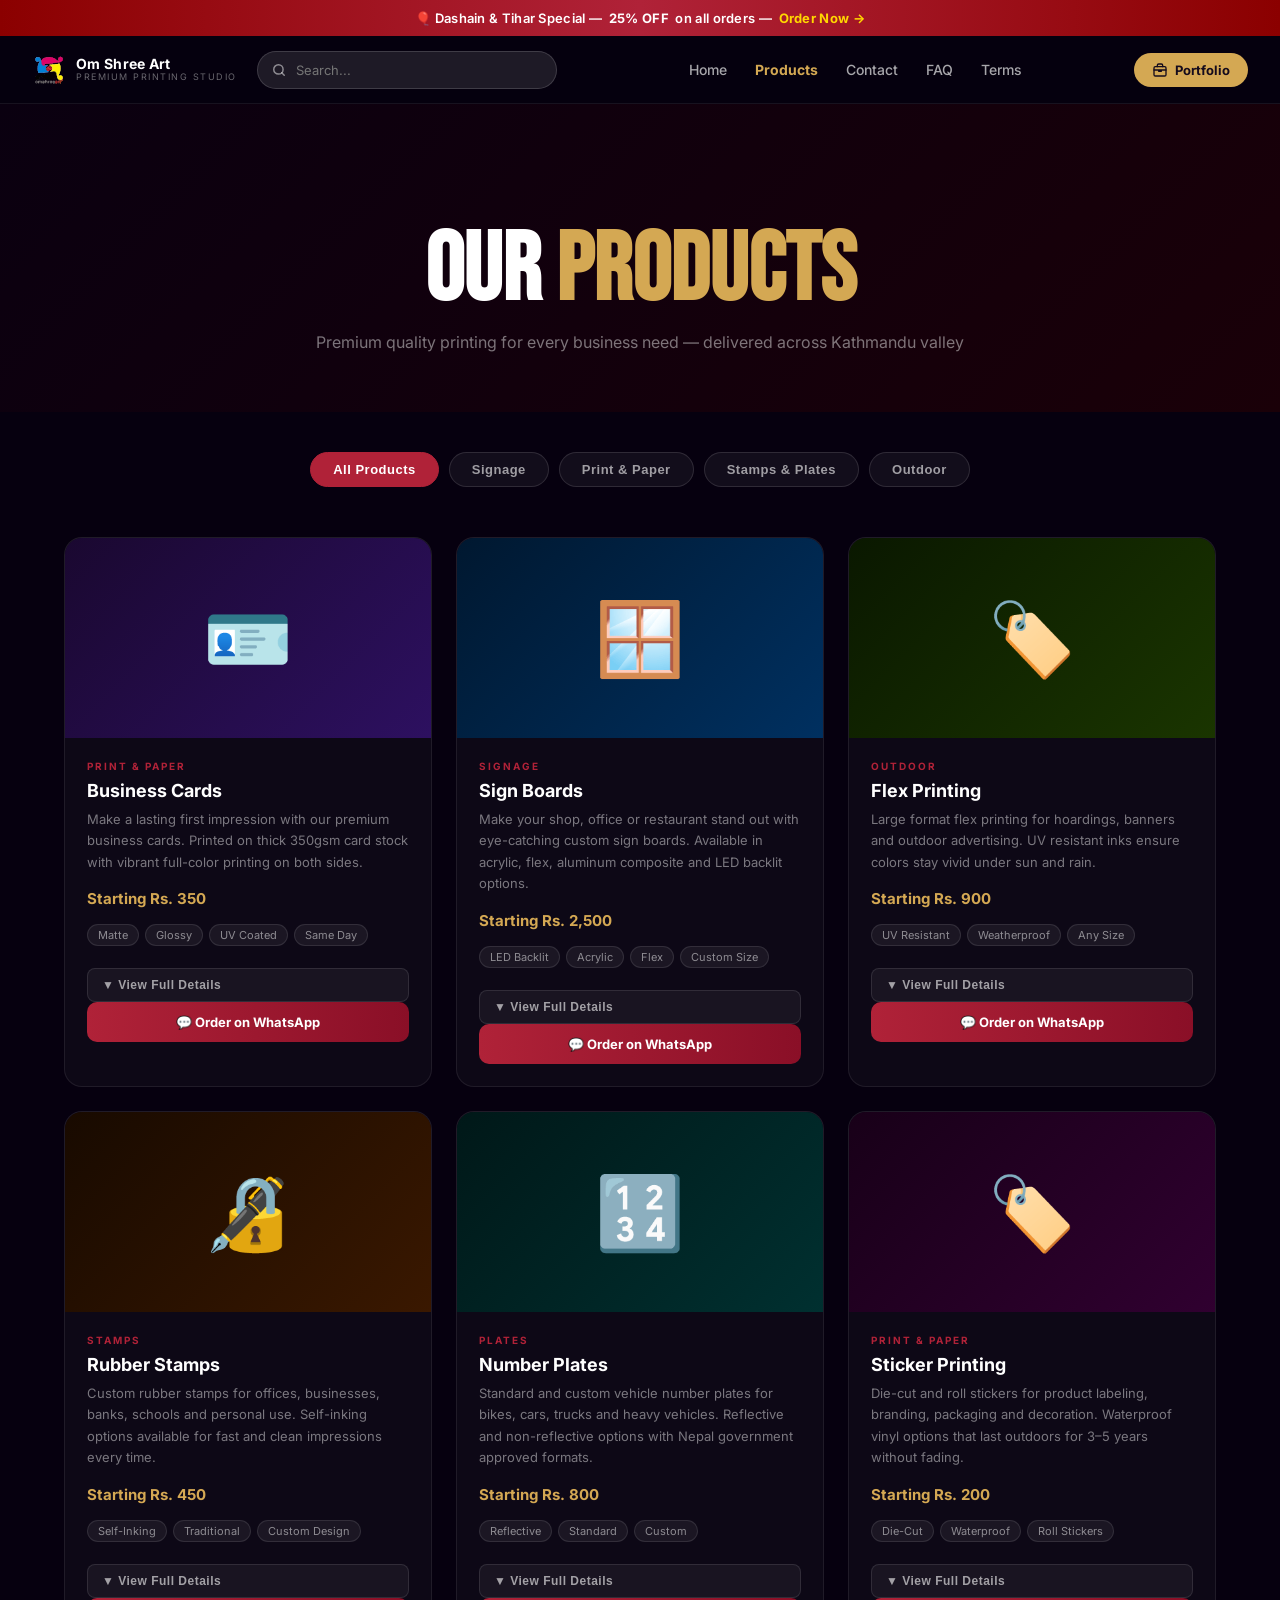
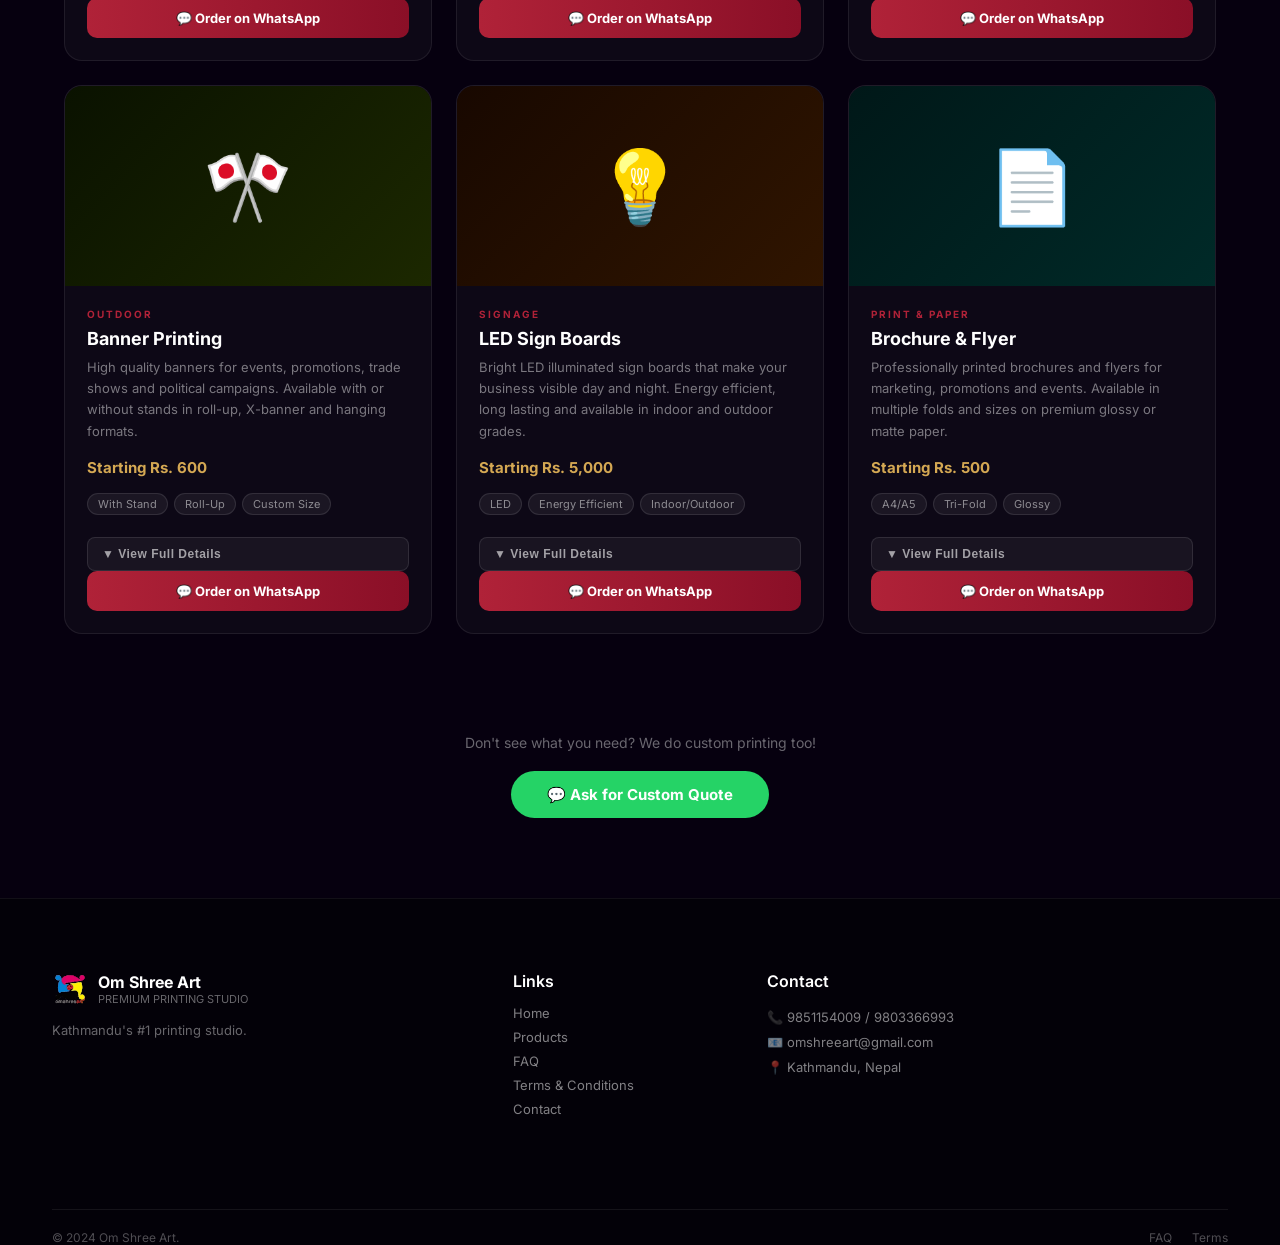
<file: products.html>
<!DOCTYPE html><html lang="en"><head><meta charset="UTF-8"><meta name="viewport" content="width=device-width,initial-scale=1"><title>Products | Om Shree Art</title><link rel="icon" type="image/svg+xml" href="/img/omshreeart-logo.svg"><link rel="stylesheet" href="css/style.css?v=dark-background"><link href="https://fonts.googleapis.com/css2?family=Bebas+Neue&family=Inter:wght@400;600;700&display=swap" rel="stylesheet"><style>
.prod-hero{background:linear-gradient(135deg,#0a0010,#1a0008);padding:120px 0 60px;text-align:center;}
.prod-hero h1{font-family:'Bebas Neue',sans-serif;font-size:clamp(52px,8vw,96px);color:#fff;line-height:1;}
.prod-hero h1 span{color:#D4A853;}
.prod-hero p{color:rgba(255,255,255,.45);font-size:16px;margin-top:12px;}
.prod-filter{display:flex;justify-content:center;gap:10px;flex-wrap:wrap;padding:40px 24px 0;}
.filter-btn{background:rgba(255,255,255,.05);border:1px solid rgba(255,255,255,.12);color:rgba(255,255,255,.6);padding:9px 22px;border-radius:30px;cursor:pointer;font-size:13px;font-weight:600;transition:.2s;letter-spacing:.5px;}
.filter-btn:hover,.filter-btn.active{background:#B02238;border-color:#B02238;color:#fff;}
.prod-grid{display:grid;grid-template-columns:repeat(3,1fr);gap:24px;max-width:1200px;margin:0 auto;padding:50px 24px 100px;}
@media(max-width:900px){.prod-grid{grid-template-columns:1fr 1fr;}}
@media(max-width:560px){.prod-grid{grid-template-columns:1fr;}}
.prod-card{background:rgba(255,255,255,.03);border:1px solid rgba(255,255,255,.08);border-radius:18px;overflow:hidden;transition:.25s;cursor:pointer;}
.prod-card:hover{transform:translateY(-6px);border-color:rgba(176,34,56,.5);box-shadow:0 20px 50px rgba(176,34,56,.15);}
.prod-card-img{height:200px;display:flex;align-items:center;justify-content:center;font-size:72px;position:relative;overflow:hidden;}
.prod-card-body{padding:22px;}
.prod-card-cat{font-size:10px;letter-spacing:2px;color:#B02238;font-weight:700;text-transform:uppercase;margin-bottom:8px;}
.prod-card-name{font-size:18px;font-weight:700;color:#fff;margin-bottom:8px;}
.prod-card-desc{font-size:13px;color:rgba(255,255,255,.45);line-height:1.65;margin-bottom:16px;}
.prod-card-price{font-size:15px;font-weight:700;color:#D4A853;margin-bottom:16px;}
.prod-card-tags{display:flex;flex-wrap:wrap;gap:6px;margin-bottom:18px;}
.prod-tag{background:rgba(255,255,255,.06);border:1px solid rgba(255,255,255,.1);color:rgba(255,255,255,.5);font-size:11px;padding:3px 10px;border-radius:20px;}
.prod-order-btn{display:flex;align-items:center;justify-content:center;gap:8px;width:100%;background:linear-gradient(90deg,#B02238,#8a0f27);color:#fff;border:none;padding:12px;border-radius:10px;font-weight:700;font-size:13px;cursor:pointer;text-decoration:none;transition:.2s;}
.prod-order-btn:hover{background:linear-gradient(90deg,#cf2a45,#B02238);}
.section-label{text-align:center;font-size:11px;letter-spacing:3px;color:#B02238;font-weight:700;text-transform:uppercase;margin-top:60px;margin-bottom:4px;}
.section-title{text-align:center;font-family:'Bebas Neue',sans-serif;font-size:clamp(32px,5vw,56px);color:#fff;margin-bottom:0;}

.det-toggle{width:100%;background:rgba(255,255,255,.05);border:1px solid rgba(255,255,255,.1);color:rgba(255,255,255,.6);padding:9px 14px;border-radius:8px;cursor:pointer;font-size:12px;font-weight:600;letter-spacing:.5px;margin-bottom:0;margin-top:4px;text-align:left;transition:.2s;}
.det-toggle:hover{background:rgba(176,34,56,.15);border-color:#B02238;color:#fff;}
.det-box{display:none;margin-top:14px;border-top:1px solid rgba(255,255,255,.07);padding-top:14px;}
.det-box.open{display:block;}
.det-section{margin-bottom:14px;font-size:12px;color:rgba(255,255,255,.7);line-height:1.6;}
.det-section b{color:#D4A853;display:block;margin-bottom:6px;font-size:12px;}
.det-list{margin:0;padding-left:16px;}
.det-list li{margin-bottom:3px;color:rgba(255,255,255,.6);font-size:12px;}
.det-table{width:100%;border-collapse:collapse;margin-top:6px;font-size:11.5px;}
.det-table th{background:rgba(176,34,56,.2);color:#D4A853;padding:5px 8px;text-align:left;font-weight:700;}
.det-table td{padding:5px 8px;border-bottom:1px solid rgba(255,255,255,.05);color:rgba(255,255,255,.65);}
.det-table tr:hover td{background:rgba(255,255,255,.03);}
</style></head>
<body style="background:#06000f;color:#fff;font-family:'Inter',sans-serif;">
<div style="background:linear-gradient(90deg,#8B0000,#B02238,#8B0000);text-align:center;padding:10px 20px;font-size:13px;font-weight:600;color:#fff;letter-spacing:.3px;position:relative;z-index:200;">
  &#127880; Dashain &amp; Tihar Special &mdash; &nbsp;<b>25% OFF</b>&nbsp; on all orders &mdash; &nbsp;<a href="contact.html" style="color:#FFD700;text-decoration:none;font-weight:700;">Order Now &rarr;</a>
</div>
<nav style="display:flex;align-items:center;padding:0 32px;height:68px;background:rgba(6,0,15,.95);backdrop-filter:blur(18px);border-bottom:1px solid rgba(255,255,255,.07);position:sticky;top:0;z-index:100;">
  <a href="index.html" style="display:flex;align-items:center;gap:10px;text-decoration:none;flex-shrink:0;">
    <img src="img/omshreeart-logo.svg" alt="OSA" style="height:34px;width:34px;object-fit:contain;border-radius:7px;">
    <div style="display:flex;flex-direction:column;line-height:1.15;">
      <span style="font-weight:700;font-size:14px;color:#fff;letter-spacing:.3px;">Om Shree Art</span>
      <span style="font-size:9px;color:rgba(255,255,255,.4);letter-spacing:1.5px;text-transform:uppercase;">Premium Printing Studio</span>
    </div>
  </a>
  <!-- Search Bar -->
<div id="navSearch" style="position:relative;margin:0 20px;flex:1;max-width:300px;">
  <div id="searchWrap" style="display:flex;align-items:center;background:rgba(255,255,255,.1);border:1.5px solid rgba(255,255,255,.15);border-radius:30px;padding:0 14px;height:38px;transition:.25s;">
    <svg width="14" height="14" viewBox="0 0 24 24" fill="none" stroke="rgba(255,255,255,.5)" stroke-width="2.5" stroke-linecap="round" stroke-linejoin="round" style="flex-shrink:0"><circle cx="11" cy="11" r="8"/><line x1="21" y1="21" x2="16.65" y2="16.65"/></svg>
    <input type="text" id="searchInput" placeholder="Search..." autocomplete="off"
      style="flex:1;background:none;border:none;outline:none;color:#fff;font-size:13px;padding:0 10px;font-family:inherit;"
      onfocus="this.closest('#searchWrap')||document.getElementById('searchWrap').style.background='rgba(255,255,255,.16)';document.getElementById('searchWrap').style.borderColor='rgba(176,34,56,.7)'"
      onblur="setTimeout(function(){document.getElementById('searchWrap').style.background='rgba(255,255,255,.1)';document.getElementById('searchWrap').style.borderColor='rgba(255,255,255,.15)'},150)"
      oninput="doSearch(this.value)">
    <span id="clearBtn" onclick="clearSrch()" style="display:none;color:rgba(255,255,255,.4);cursor:pointer;font-size:18px;line-height:1;padding-left:4px;">&times;</span>
  </div>
  <div id="searchResults" style="display:none;position:absolute;top:calc(100% + 8px);left:0;right:0;min-width:260px;background:rgba(8,0,22,.98);border:1px solid rgba(176,34,56,.3);border-radius:14px;overflow:hidden;box-shadow:0 24px 60px rgba(0,0,0,.85);z-index:9999;"></div>
</div>
  <div style="display:flex;align-items:center;gap:28px;margin:0 auto;">
    <a href="index.html" style="color:rgba(255,255,255,.65);font-weight:500;text-decoration:none;font-size:14px;transition:.2s;">Home</a>
    <a href="products.html" style="color:#D4A853;font-weight:700;text-decoration:none;font-size:14px;transition:.2s;">Products</a>
    <a href="contact.html" style="color:rgba(255,255,255,.65);font-weight:500;text-decoration:none;font-size:14px;transition:.2s;">Contact</a>
    <a href="faq.html" style="color:rgba(255,255,255,.65);font-weight:500;text-decoration:none;font-size:14px;transition:.2s;">FAQ</a>
    <a href="terms.html" style="color:rgba(255,255,255,.65);font-weight:500;text-decoration:none;font-size:14px;transition:.2s;">Terms</a>
    
  </div>
  <a href="about.html" aria-label="View our portfolio" style="display:flex;align-items:center;gap:7px;background:#D4A853;color:#150b1c;padding:9px 18px;border-radius:30px;text-decoration:none;font-size:13px;font-weight:700;white-space:nowrap;flex-shrink:0;">
    <svg width="16" height="16" viewBox="0 0 24 24" fill="none" stroke="currentColor" stroke-width="2" stroke-linecap="round" stroke-linejoin="round" aria-hidden="true"><rect x="3" y="7" width="18" height="14" rx="2"/><path d="M8 7V5a2 2 0 0 1 2-2h4a2 2 0 0 1 2 2v2M3 12h18M10 12v2h4v-2"/></svg>
    Portfolio
  </a>
</nav>
<section class="prod-hero"><h1>OUR <span>PRODUCTS</span></h1><p>Premium quality printing for every business need — delivered across Kathmandu valley</p></section>
<div class="prod-filter">
  <button class="filter-btn active" data-cat="all">All Products</button>
  <button class="filter-btn" data-cat="signage">Signage</button>
  <button class="filter-btn" data-cat="print">Print & Paper</button>
  <button class="filter-btn" data-cat="stamp">Stamps & Plates</button>
  <button class="filter-btn" data-cat="outdoor">Outdoor</button>
</div>
<div class="prod-grid" id="prodGrid">

<!-- BUSINESS CARDS -->
<div class="prod-card" data-cat="print">
  <div class="prod-card-img" style="background:linear-gradient(135deg,#1a0830,#2d1060);">🪪</div>
  <div class="prod-card-body">
    <div class="prod-card-cat">Print & Paper</div>
    <div class="prod-card-name">Business Cards</div>
    <div class="prod-card-desc">Make a lasting first impression with our premium business cards. Printed on thick 350gsm card stock with vibrant full-color printing on both sides.</div>
    <div class="prod-card-price">Starting Rs. 350</div>
    <div class="prod-card-tags"><span class="prod-tag">Matte</span><span class="prod-tag">Glossy</span><span class="prod-tag">UV Coated</span><span class="prod-tag">Same Day</span></div>
    <button class="det-toggle" onclick="toggleDet(this)">▼ View Full Details</button>
    <div class="det-box">
      <div class="det-section">📐 <b>Sizes Available</b>
        <table class="det-table"><tr><th>Size</th><th>Price (100 pcs)</th></tr>
        <tr><td>Standard 3.5" × 2"</td><td>Rs. 350</td></tr>
        <tr><td>Square 2.5" × 2.5"</td><td>Rs. 420</td></tr>
        <tr><td>Slim 3.5" × 1.5"</td><td>Rs. 380</td></tr>
        <tr><td>Custom Size</td><td>On Request</td></tr></table>
      </div>
      <div class="det-section">🎨 <b>Finish Options</b>
        <ul class="det-list"><li>Matte Lamination — Elegant soft touch feel</li><li>Glossy Lamination — Vibrant shiny finish</li><li>UV Spot Coating — Highlighted glossy areas</li><li>Soft Touch Velvet — Premium luxury feel</li><li>Uncoated — Natural paper feel</li></ul>
      </div>
      <div class="det-section">📦 <b>Paper & Printing</b>
        <ul class="det-list"><li>300–350 gsm premium card stock</li><li>Full color CMYK printing (both sides)</li><li>High resolution 1440 DPI printing</li><li>Optional embossing & foil stamping</li></ul>
      </div>
      <div class="det-section">⏱️ <b>Turnaround Time</b>
        <ul class="det-list"><li>Same Day — Order before 12 PM (extra charge)</li><li>Standard — Ready in 24–48 hours</li><li>Bulk Orders (500+) — 2–3 days</li></ul>
      </div>
      <div class="det-section">✅ <b>What's Included</b>
        <ul class="det-list"><li>Free design consultation</li><li>Free minor design edits (1 revision)</li><li>Packaged in box for safe delivery</li><li>Free delivery within Ring Road</li></ul>
      </div>
    </div>
    <a href="https://wa.me/9779851154009?text=Hello%2C+I+want+to+place+an+order want to order Business Cards" class="prod-order-btn">💬 Order on WhatsApp</a>
  </div>
</div>

<!-- SIGN BOARDS -->
<div class="prod-card" data-cat="signage">
  <div class="prod-card-img" style="background:linear-gradient(135deg,#001830,#003060);">🪟</div>
  <div class="prod-card-body">
    <div class="prod-card-cat">Signage</div>
    <div class="prod-card-name">Sign Boards</div>
    <div class="prod-card-desc">Make your shop, office or restaurant stand out with eye-catching custom sign boards. Available in acrylic, flex, aluminum composite and LED backlit options.</div>
    <div class="prod-card-price">Starting Rs. 2,500</div>
    <div class="prod-card-tags"><span class="prod-tag">LED Backlit</span><span class="prod-tag">Acrylic</span><span class="prod-tag">Flex</span><span class="prod-tag">Custom Size</span></div>
    <button class="det-toggle" onclick="toggleDet(this)">▼ View Full Details</button>
    <div class="det-box">
      <div class="det-section">📐 <b>Types & Pricing</b>
        <table class="det-table"><tr><th>Type</th><th>Starting Price</th></tr>
        <tr><td>Flex Sign Board (3×2 ft)</td><td>Rs. 2,500</td></tr>
        <tr><td>Acrylic Board (3×2 ft)</td><td>Rs. 4,500</td></tr>
        <tr><td>ACP (Aluminum Composite)</td><td>Rs. 6,000</td></tr>
        <tr><td>LED Backlit Board</td><td>Rs. 8,000</td></tr>
        <tr><td>3D Letter Sign</td><td>Rs. 12,000</td></tr></table>
      </div>
      <div class="det-section">🎨 <b>Materials</b>
        <ul class="det-list"><li>Flex — Durable PVC flex with vivid colors</li><li>Acrylic — Premium clear or colored acrylic sheets</li><li>ACP — Aluminum composite for premium durability</li><li>Stainless Steel — High end premium finish</li></ul>
      </div>
      <div class="det-section">💡 <b>LED Options</b>
        <ul class="det-list"><li>Backlit LED box signs</li><li>Neon effect LED signs</li><li>3D channel letter LED signs</li><li>Edge-lit acrylic LED panels</li></ul>
      </div>
      <div class="det-section">⏱️ <b>Turnaround Time</b>
        <ul class="det-list"><li>Flex Sign — 1–2 days</li><li>Acrylic/ACP — 3–5 days</li><li>LED Backlit — 5–7 days</li><li>3D Letters — 7–10 days</li></ul>
      </div>
      <div class="det-section">✅ <b>What's Included</b>
        <ul class="det-list"><li>Free site visit for measurement (inside valley)</li><li>Free design & layout</li><li>Installation at extra charge</li><li>1-year warranty on LED signs</li></ul>
      </div>
    </div>
    <a href="https://wa.me/9779851154009?text=Hello%2C+I+want+to+place+an+order want to order Sign Boards" class="prod-order-btn">💬 Order on WhatsApp</a>
  </div>
</div>

<!-- FLEX PRINTING -->
<div class="prod-card" data-cat="outdoor">
  <div class="prod-card-img" style="background:linear-gradient(135deg,#0a1800,#1a3500);">🏷️</div>
  <div class="prod-card-body">
    <div class="prod-card-cat">Outdoor</div>
    <div class="prod-card-name">Flex Printing</div>
    <div class="prod-card-desc">Large format flex printing for hoardings, banners and outdoor advertising. UV resistant inks ensure colors stay vivid under sun and rain.</div>
    <div class="prod-card-price">Starting Rs. 900</div>
    <div class="prod-card-tags"><span class="prod-tag">UV Resistant</span><span class="prod-tag">Weatherproof</span><span class="prod-tag">Any Size</span></div>
    <button class="det-toggle" onclick="toggleDet(this)">▼ View Full Details</button>
    <div class="det-box">
      <div class="det-section">📐 <b>Pricing by Size</b>
        <table class="det-table"><tr><th>Size</th><th>Price</th></tr>
        <tr><td>2 × 4 ft</td><td>Rs. 900</td></tr>
        <tr><td>3 × 6 ft</td><td>Rs. 1,800</td></tr>
        <tr><td>4 × 8 ft</td><td>Rs. 3,200</td></tr>
        <tr><td>6 × 10 ft</td><td>Rs. 6,000</td></tr>
        <tr><td>Custom (per sqft)</td><td>Rs. 100–150</td></tr></table>
      </div>
      <div class="det-section">🎨 <b>Flex Types</b>
        <ul class="det-list"><li>Star Flex — Standard outdoor use</li><li>Backlit Flex — For illuminated frames</li><li>Glossy Flex — High shine finish</li><li>Matte Flex — Reduced glare</li><li>Solvent Flex — Extra durable for long term</li></ul>
      </div>
      <div class="det-section">🖨️ <b>Print Specifications</b>
        <ul class="det-list"><li>UV-resistant solvent inks</li><li>720–1440 DPI resolution</li><li>Hemmed edges with eyelets on request</li><li>Width up to 10 ft, unlimited length</li></ul>
      </div>
      <div class="det-section">⏱️ <b>Turnaround Time</b>
        <ul class="det-list"><li>Small (up to 4×6 ft) — Same day</li><li>Medium — 1–2 days</li><li>Large hoarding — 2–3 days</li></ul>
      </div>
      <div class="det-section">✅ <b>What's Included</b>
        <ul class="det-list"><li>Free design layout</li><li>Eyelets & hemming on request</li><li>Available with pole pockets</li><li>Bulk discount for 5+ pieces</li></ul>
      </div>
    </div>
    <a href="https://wa.me/9779851154009?text=Hello%2C+I+want+to+place+an+order want to order Flex Printing" class="prod-order-btn">💬 Order on WhatsApp</a>
  </div>
</div>

<!-- RUBBER STAMPS -->
<div class="prod-card" data-cat="stamp">
  <div class="prod-card-img" style="background:linear-gradient(135deg,#180a00,#3a1800);">🔏</div>
  <div class="prod-card-body">
    <div class="prod-card-cat">Stamps</div>
    <div class="prod-card-name">Rubber Stamps</div>
    <div class="prod-card-desc">Custom rubber stamps for offices, businesses, banks, schools and personal use. Self-inking options available for fast and clean impressions every time.</div>
    <div class="prod-card-price">Starting Rs. 450</div>
    <div class="prod-card-tags"><span class="prod-tag">Self-Inking</span><span class="prod-tag">Traditional</span><span class="prod-tag">Custom Design</span></div>
    <button class="det-toggle" onclick="toggleDet(this)">▼ View Full Details</button>
    <div class="det-box">
      <div class="det-section">📐 <b>Types & Pricing</b>
        <table class="det-table"><tr><th>Type</th><th>Price</th></tr>
        <tr><td>Traditional Handle Stamp</td><td>Rs. 450</td></tr>
        <tr><td>Self-Inking Stamp (small)</td><td>Rs. 650</td></tr>
        <tr><td>Self-Inking Stamp (medium)</td><td>Rs. 850</td></tr>
        <tr><td>Self-Inking Stamp (large)</td><td>Rs. 1,200</td></tr>
        <tr><td>Pocket/Mini Stamp</td><td>Rs. 550</td></tr>
        <tr><td>Date Stamp</td><td>Rs. 750</td></tr></table>
      </div>
      <div class="det-section">🎨 <b>Ink Colors</b>
        <ul class="det-list"><li>Blue (most common for offices)</li><li>Red (for urgent/important marks)</li><li>Black (for contracts & legal docs)</li><li>Green, Violet, Custom color available</li></ul>
      </div>
      <div class="det-section">📋 <b>Popular Uses</b>
        <ul class="det-list"><li>Company name & address stamps</li><li>PAID / RECEIVED / APPROVED stamps</li><li>Signature stamps</li><li>School & hospital stamps</li><li>Logo stamps for packaging</li><li>Date stamps for offices</li></ul>
      </div>
      <div class="det-section">⏱️ <b>Turnaround Time</b>
        <ul class="det-list"><li>Same day (order before 12 PM)</li><li>Standard: Ready in 2–4 hours</li><li>Bulk order (10+): 1 day</li></ul>
      </div>
      <div class="det-section">✅ <b>What's Included</b>
        <ul class="det-list"><li>Custom design from your text/logo</li><li>Free 1 design revision</li><li>Ink pad included with handle stamp</li><li>Re-inking service available</li></ul>
      </div>
    </div>
    <a href="https://wa.me/9779851154009?text=Hello%2C+I+want+to+place+an+order want to order Rubber Stamps" class="prod-order-btn">💬 Order on WhatsApp</a>
  </div>
</div>

<!-- NUMBER PLATES -->
<div class="prod-card" data-cat="stamp">
  <div class="prod-card-img" style="background:linear-gradient(135deg,#001818,#003030);">🔢</div>
  <div class="prod-card-body">
    <div class="prod-card-cat">Plates</div>
    <div class="prod-card-name">Number Plates</div>
    <div class="prod-card-desc">Standard and custom vehicle number plates for bikes, cars, trucks and heavy vehicles. Reflective and non-reflective options with Nepal government approved formats.</div>
    <div class="prod-card-price">Starting Rs. 800</div>
    <div class="prod-card-tags"><span class="prod-tag">Reflective</span><span class="prod-tag">Standard</span><span class="prod-tag">Custom</span></div>
    <button class="det-toggle" onclick="toggleDet(this)">▼ View Full Details</button>
    <div class="det-box">
      <div class="det-section">📐 <b>Types & Pricing</b>
        <table class="det-table"><tr><th>Vehicle Type</th><th>Price</th></tr>
        <tr><td>Motorcycle (standard)</td><td>Rs. 800</td></tr>
        <tr><td>Car / Jeep (standard)</td><td>Rs. 1,000</td></tr>
        <tr><td>Truck / Bus</td><td>Rs. 1,500</td></tr>
        <tr><td>Reflective (motorcycle)</td><td>Rs. 1,200</td></tr>
        <tr><td>Reflective (car/jeep)</td><td>Rs. 1,500</td></tr>
        <tr><td>3D Embossed Plate</td><td>Rs. 2,500</td></tr></table>
      </div>
      <div class="det-section">🛡️ <b>Materials</b>
        <ul class="det-list"><li>Aluminum sheet (standard grade)</li><li>High-grade aluminum (premium)</li><li>Reflective 3M grade sheeting</li><li>Anti-rust coating for long life</li></ul>
      </div>
      <div class="det-section">🎨 <b>Plate Options</b>
        <ul class="det-list"><li>Black on yellow (private vehicles)</li><li>Black on white (commercial)</li><li>Red on yellow (government)</li><li>Custom color on request</li><li>Flag/logo emblem optional</li></ul>
      </div>
      <div class="det-section">⏱️ <b>Turnaround Time</b>
        <ul class="det-list"><li>Standard plates — Same day (2–3 hrs)</li><li>Reflective plates — 1 day</li><li>3D Embossed — 2 days</li></ul>
      </div>
      <div class="det-section">✅ <b>What's Included</b>
        <ul class="det-list"><li>Both front and back plates (per set)</li><li>Mounting screws & bolts</li><li>Nepal Govt format compliant</li><li>Bulk discounts for fleet owners</li></ul>
      </div>
    </div>
    <a href="https://wa.me/9779851154009?text=Hello%2C+I+want+to+place+an+order want to order Number Plates" class="prod-order-btn">💬 Order on WhatsApp</a>
  </div>
</div>

<!-- STICKER PRINTING -->
<div class="prod-card" data-cat="print">
  <div class="prod-card-img" style="background:linear-gradient(135deg,#180018,#300030);">🏷️</div>
  <div class="prod-card-body">
    <div class="prod-card-cat">Print & Paper</div>
    <div class="prod-card-name">Sticker Printing</div>
    <div class="prod-card-desc">Die-cut and roll stickers for product labeling, branding, packaging and decoration. Waterproof vinyl options that last outdoors for 3–5 years without fading.</div>
    <div class="prod-card-price">Starting Rs. 200</div>
    <div class="prod-card-tags"><span class="prod-tag">Die-Cut</span><span class="prod-tag">Waterproof</span><span class="prod-tag">Roll Stickers</span></div>
    <button class="det-toggle" onclick="toggleDet(this)">▼ View Full Details</button>
    <div class="det-box">
      <div class="det-section">📐 <b>Types & Pricing</b>
        <table class="det-table"><tr><th>Type</th><th>Starting Price</th></tr>
        <tr><td>Paper Sticker (A4 sheet)</td><td>Rs. 200</td></tr>
        <tr><td>Vinyl Sticker (A4 sheet)</td><td>Rs. 350</td></tr>
        <tr><td>Die-Cut Custom Shape (50 pcs)</td><td>Rs. 500</td></tr>
        <tr><td>Roll Sticker (per meter)</td><td>Rs. 150</td></tr>
        <tr><td>Transparent Sticker</td><td>Rs. 400</td></tr>
        <tr><td>Holographic Sticker</td><td>Rs. 600</td></tr></table>
      </div>
      <div class="det-section">🎨 <b>Material Options</b>
        <ul class="det-list"><li>Glossy paper — For indoor product labels</li><li>Matte paper — Premium label look</li><li>Vinyl — Waterproof, outdoor grade</li><li>Transparent vinyl — See-through labels</li><li>Holographic — Eye-catching foil effect</li><li>Kraft paper — Eco-friendly natural look</li></ul>
      </div>
      <div class="det-section">✂️ <b>Cutting Options</b>
        <ul class="det-list"><li>Sheet stickers (multiple per page)</li><li>Die-cut to any custom shape</li><li>Kiss-cut (sticker on backing sheet)</li><li>Roll stickers for dispensers</li></ul>
      </div>
      <div class="det-section">⏱️ <b>Turnaround Time</b>
        <ul class="det-list"><li>Sheet stickers — Same day</li><li>Die-cut custom — 1–2 days</li><li>Roll stickers (100m+) — 2–3 days</li></ul>
      </div>
      <div class="det-section">✅ <b>What's Included</b>
        <ul class="det-list"><li>Free design from your logo/text</li><li>Waterproof coating on vinyl</li><li>UV-resistant inks for outdoor use</li><li>Bulk pricing for 500+ pieces</li></ul>
      </div>
    </div>
    <a href="https://wa.me/9779851154009?text=Hello%2C+I+want+to+place+an+order want to order Stickers" class="prod-order-btn">💬 Order on WhatsApp</a>
  </div>
</div>

<!-- BANNER PRINTING -->
<div class="prod-card" data-cat="outdoor">
  <div class="prod-card-img" style="background:linear-gradient(135deg,#0a1200,#1c2800);">🎌</div>
  <div class="prod-card-body">
    <div class="prod-card-cat">Outdoor</div>
    <div class="prod-card-name">Banner Printing</div>
    <div class="prod-card-desc">High quality banners for events, promotions, trade shows and political campaigns. Available with or without stands in roll-up, X-banner and hanging formats.</div>
    <div class="prod-card-price">Starting Rs. 600</div>
    <div class="prod-card-tags"><span class="prod-tag">With Stand</span><span class="prod-tag">Roll-Up</span><span class="prod-tag">Custom Size</span></div>
    <button class="det-toggle" onclick="toggleDet(this)">▼ View Full Details</button>
    <div class="det-box">
      <div class="det-section">📐 <b>Types & Pricing</b>
        <table class="det-table"><tr><th>Type</th><th>Price</th></tr>
        <tr><td>Flex Banner (2×4 ft)</td><td>Rs. 600</td></tr>
        <tr><td>Flex Banner (3×6 ft)</td><td>Rs. 1,400</td></tr>
        <tr><td>X-Banner (60×160 cm) with stand</td><td>Rs. 1,800</td></tr>
        <tr><td>Roll-Up Banner (85×200 cm) with stand</td><td>Rs. 3,500</td></tr>
        <tr><td>Teardrop Flag Banner (with stand)</td><td>Rs. 4,500</td></tr>
        <tr><td>Table Banner (60×25 cm)</td><td>Rs. 800</td></tr></table>
      </div>
      <div class="det-section">🖨️ <b>Print Specifications</b>
        <ul class="det-list"><li>High-res 1440 DPI full color print</li><li>UV-resistant inks for outdoor use</li><li>Hemmed edges with metal eyelets</li><li>Pole pocket option available</li></ul>
      </div>
      <div class="det-section">🎪 <b>Best For</b>
        <ul class="det-list"><li>Wedding & event decoration</li><li>Shop opening & promotions</li><li>Trade show & exhibition displays</li><li>Political campaigns & rallies</li><li>School & college events</li></ul>
      </div>
      <div class="det-section">⏱️ <b>Turnaround Time</b>
        <ul class="det-list"><li>Flex banners — Same day</li><li>Roll-up/X-banner with stand — 1–2 days</li><li>Bulk banners (10+) — 2–3 days</li></ul>
      </div>
      <div class="det-section">✅ <b>What's Included</b>
        <ul class="det-list"><li>Free design layout</li><li>Stands include carry bag</li><li>Eyelets & rope on request</li><li>10% discount on 5+ pieces</li></ul>
      </div>
    </div>
    <a href="https://wa.me/9779851154009?text=Hello%2C+I+want+to+place+an+order want to order Banners" class="prod-order-btn">💬 Order on WhatsApp</a>
  </div>
</div>

<!-- LED SIGN BOARDS -->
<div class="prod-card" data-cat="signage">
  <div class="prod-card-img" style="background:linear-gradient(135deg,#180800,#301500);">💡</div>
  <div class="prod-card-body">
    <div class="prod-card-cat">Signage</div>
    <div class="prod-card-name">LED Sign Boards</div>
    <div class="prod-card-desc">Bright LED illuminated sign boards that make your business visible day and night. Energy efficient, long lasting and available in indoor and outdoor grades.</div>
    <div class="prod-card-price">Starting Rs. 5,000</div>
    <div class="prod-card-tags"><span class="prod-tag">LED</span><span class="prod-tag">Energy Efficient</span><span class="prod-tag">Indoor/Outdoor</span></div>
    <button class="det-toggle" onclick="toggleDet(this)">▼ View Full Details</button>
    <div class="det-box">
      <div class="det-section">📐 <b>Types & Pricing</b>
        <table class="det-table"><tr><th>Type</th><th>Starting Price</th></tr>
        <tr><td>LED Backlit Box Sign (2×3 ft)</td><td>Rs. 5,000</td></tr>
        <tr><td>LED Backlit Box Sign (3×5 ft)</td><td>Rs. 8,500</td></tr>
        <tr><td>Neon Effect LED Sign</td><td>Rs. 4,500</td></tr>
        <tr><td>3D LED Channel Letters (per ft)</td><td>Rs. 2,500</td></tr>
        <tr><td>LED Scrolling Display</td><td>Rs. 7,000</td></tr>
        <tr><td>LED Light Box (slim)</td><td>Rs. 6,000</td></tr></table>
      </div>
      <div class="det-section">💡 <b>LED Specifications</b>
        <ul class="det-list"><li>Samsung/Epistar LED modules</li><li>50,000+ hours lifespan</li><li>80% energy saving vs neon</li><li>Waterproof IP65 rated (outdoor)</li><li>Brightness: 800–1200 cd/m²</li></ul>
      </div>
      <div class="det-section">🔧 <b>Frame Options</b>
        <ul class="det-list"><li>Aluminum frame (lightweight)</li><li>Stainless steel (premium)</li><li>ACP (aluminum composite panel)</li><li>Acrylic face (clear or frosted)</li></ul>
      </div>
      <div class="det-section">⏱️ <b>Turnaround Time</b>
        <ul class="det-list"><li>LED Box Sign — 5–7 days</li><li>3D Channel Letters — 7–10 days</li><li>Neon Effect — 3–5 days</li><li>Includes free installation in valley</li></ul>
      </div>
      <div class="det-section">✅ <b>What's Included</b>
        <ul class="det-list"><li>Free site measurement visit</li><li>Free design & layout</li><li>Free installation within Kathmandu Valley</li><li>1 year warranty on LED modules</li><li>After-sales maintenance support</li></ul>
      </div>
    </div>
    <a href="https://wa.me/9779851154009?text=Hello%2C+I+want+to+place+an+order want to order LED Sign Boards" class="prod-order-btn">💬 Order on WhatsApp</a>
  </div>
</div>

<!-- BROCHURE & FLYER -->
<div class="prod-card" data-cat="print">
  <div class="prod-card-img" style="background:linear-gradient(135deg,#001818,#002a28);">📄</div>
  <div class="prod-card-body">
    <div class="prod-card-cat">Print & Paper</div>
    <div class="prod-card-name">Brochure & Flyer</div>
    <div class="prod-card-desc">Professionally printed brochures and flyers for marketing, promotions and events. Available in multiple folds and sizes on premium glossy or matte paper.</div>
    <div class="prod-card-price">Starting Rs. 500</div>
    <div class="prod-card-tags"><span class="prod-tag">A4/A5</span><span class="prod-tag">Tri-Fold</span><span class="prod-tag">Glossy</span></div>
    <button class="det-toggle" onclick="toggleDet(this)">▼ View Full Details</button>
    <div class="det-box">
      <div class="det-section">📐 <b>Sizes & Pricing (100 pcs)</b>
        <table class="det-table"><tr><th>Size / Type</th><th>Price</th></tr>
        <tr><td>A5 Flyer (single side)</td><td>Rs. 500</td></tr>
        <tr><td>A5 Flyer (both sides)</td><td>Rs. 700</td></tr>
        <tr><td>A4 Flyer (single side)</td><td>Rs. 800</td></tr>
        <tr><td>A4 Brochure (bi-fold)</td><td>Rs. 1,200</td></tr>
        <tr><td>A4 Brochure (tri-fold)</td><td>Rs. 1,500</td></tr>
        <tr><td>DL Brochure (tri-fold)</td><td>Rs. 1,300</td></tr></table>
      </div>
      <div class="det-section">🎨 <b>Paper Options</b>
        <ul class="det-list"><li>90–170 gsm glossy art paper</li><li>100–160 gsm matte art paper</li><li>Premium 250 gsm silk paper</li><li>Recycled eco paper available</li></ul>
      </div>
      <div class="det-section">📋 <b>Fold Options</b>
        <ul class="det-list"><li>Bi-fold (4 panels)</li><li>Tri-fold (6 panels) — most popular</li><li>Z-fold / Accordion fold</li><li>Gate fold (luxury look)</li></ul>
      </div>
      <div class="det-section">⏱️ <b>Turnaround Time</b>
        <ul class="det-list"><li>Flyers (up to 500 pcs) — Same day</li><li>Brochures — 1–2 days</li><li>Bulk (1000+ pcs) — 2–3 days</li></ul>
      </div>
      <div class="det-section">✅ <b>What's Included</b>
        <ul class="det-list"><li>Free design or layout using your content</li><li>Machine folding for brochures</li><li>Bulk discounts for 500+ pcs</li><li>Free delivery within Ring Road</li></ul>
      </div>
    </div>
    <a href="https://wa.me/9779851154009?text=Hello%2C+I+want+to+place+an+order want to order Brochures" class="prod-order-btn">💬 Order on WhatsApp</a>
  </div>
</div>

</div>

<div style="text-align:center;padding:0 0 80px;"><p style="color:rgba(255,255,255,.4);font-size:14px;margin-bottom:20px;">Don't see what you need? We do custom printing too!</p><a href="https://wa.me/9779851154009?text=Hello%2C+I+want+to+place+an+order need custom printing" style="display:inline-flex;align-items:center;gap:10px;background:#25D366;color:#fff;padding:14px 36px;border-radius:30px;font-weight:700;text-decoration:none;font-size:15px;">💬 Ask for Custom Quote</a></div>
<footer class="footer"><div class="container"><div class="footer-grid"><div><div style="display:flex;align-items:center;gap:10px;margin-bottom:12px;"><img src="img/omshreeart-logo.svg" style="height:36px;"><div><div style="font-weight:700;color:#fff;">Om Shree Art</div><div style="font-size:11px;color:rgba(255,255,255,.4);">PREMIUM PRINTING STUDIO</div></div></div><p style="color:rgba(255,255,255,.4);font-size:13px;line-height:1.7;">Kathmandu's #1 printing studio.</p></div><div><div style="font-weight:600;margin-bottom:14px;">Links</div><div style="display:flex;flex-direction:column;gap:8px;"><a href="index.html" style="color:rgba(255,255,255,.5);text-decoration:none;font-size:13px;">Home</a><a href="products.html" style="color:rgba(255,255,255,.5);text-decoration:none;font-size:13px;">Products</a><a href="faq.html" style="color:rgba(255,255,255,.5);text-decoration:none;font-size:13px;">FAQ</a><a href="terms.html" style="color:rgba(255,255,255,.5);text-decoration:none;font-size:13px;">Terms & Conditions</a><a href="contact.html" style="color:rgba(255,255,255,.5);text-decoration:none;font-size:13px;">Contact</a></div></div><div><div style="font-weight:600;margin-bottom:14px;">Contact</div><p style="color:rgba(255,255,255,.5);font-size:13px;line-height:1.9;">📞 9851154009 / 9803366993<br>📧 omshreeart@gmail.com<br>📍 Kathmandu, Nepal</p></div></div><div style="border-top:1px solid rgba(255,255,255,.07);margin-top:40px;padding-top:20px;display:flex;justify-content:space-between;flex-wrap:wrap;gap:12px;"><p style="color:rgba(255,255,255,.3);font-size:12px;">© 2024 Om Shree Art.</p><div style="display:flex;gap:20px;"><a href="faq.html" style="color:rgba(255,255,255,.3);font-size:12px;text-decoration:none;">FAQ</a><a href="terms.html" style="color:rgba(255,255,255,.3);font-size:12px;text-decoration:none;">Terms</a></div></div></div></footer>
<script>
const btns=document.querySelectorAll('.filter-btn');
const cards=document.querySelectorAll('.prod-card');
btns.forEach(btn=>btn.addEventListener('click',()=>{
  btns.forEach(b=>b.classList.remove('active'));
  btn.classList.add('active');
  const cat=btn.dataset.cat;
  cards.forEach(c=>{
    c.style.display=(cat==='all'||c.dataset.cat===cat)?'block':'none';
  });
}));
</script>

<script>
function toggleDet(btn){
  var box = btn.nextElementSibling;
  var open = box.classList.toggle('open');
  btn.textContent = open ? '▲ Hide Details' : '▼ View Full Details';
}
</script>

<script>
(function(){
var P=[
  {n:"Business Cards",p:"Rs.350+",e:"🪪",u:"business-card-printing.html"},
  {n:"Number Plates",p:"Rs.800+",e:"🔢",u:"number-plate.html"},
  {n:"Rubber Stamps",p:"Rs.450+",e:"🔏",u:"rubber-stamp.html"},
  {n:"Flex Printing",p:"Rs.900+",e:"🏷",u:"flex-printing.html"},
  {n:"Sticker Printing",p:"Rs.200+",e:"⭐",u:"sticker-printing.html"},
  {n:"Banner Printing",p:"Rs.600+",e:"🎌",u:"banner-printing.html"},
  {n:"Sign Boards",p:"Rs.2.5k+",e:"💡",u:"sign-board.html"},
  {n:"Products",p:"",e:"🛍",u:"products.html"},
  {n:"FAQ",p:"",e:"❓",u:"faq.html"},
  {n:"Terms",p:"",e:"📋",u:"terms.html"},
  {n:"Contact",p:"",e:"📞",u:"contact.html"}
];
window.doSearch=function(q){
  var res=document.getElementById("searchResults");
  var clr=document.getElementById("clearBtn");
  if(clr) clr.style.display=q?"inline":"none";
  if(!q.trim()){res.style.display="none";return;}
  var found=P.filter(function(x){return x.n.toLowerCase().indexOf(q.toLowerCase())>=0;});
  if(found.length){
    res.innerHTML=found.map(function(x){
      return '<a href="'+x.u+'" style="padding:10px 14px;color:#fff;text-decoration:none;border-bottom:1px solid rgba(255,255,255,.05);display:flex;align-items:center;gap:12px"><span style="font-size:18px">'+x.e+'</span><div><div style="font-size:13px;font-weight:600">'+x.n+'</div>'+(x.p?'<div style="font-size:11px;color:#D4A853">'+x.p+'</div>':'')+'</div></a>';
    }).join('');
  } else {
    res.innerHTML='<div style="padding:13px 16px;color:rgba(255,255,255,.35);font-size:13px">No results found</div>';
  }
  res.style.display="block";
};
window.clearSrch=function(){
  var inp=document.getElementById("searchInput");
  var res=document.getElementById("searchResults");
  var clr=document.getElementById("clearBtn");
  inp.value=""; res.style.display="none"; if(clr)clr.style.display="none"; inp.focus();
};
document.addEventListener("click",function(e){
  var ns=document.getElementById("navSearch");
  if(ns&&!ns.contains(e.target)){
    var res=document.getElementById("searchResults");
    if(res)res.style.display="none";
  }
});
}());
</script>
</body></html>
</file>
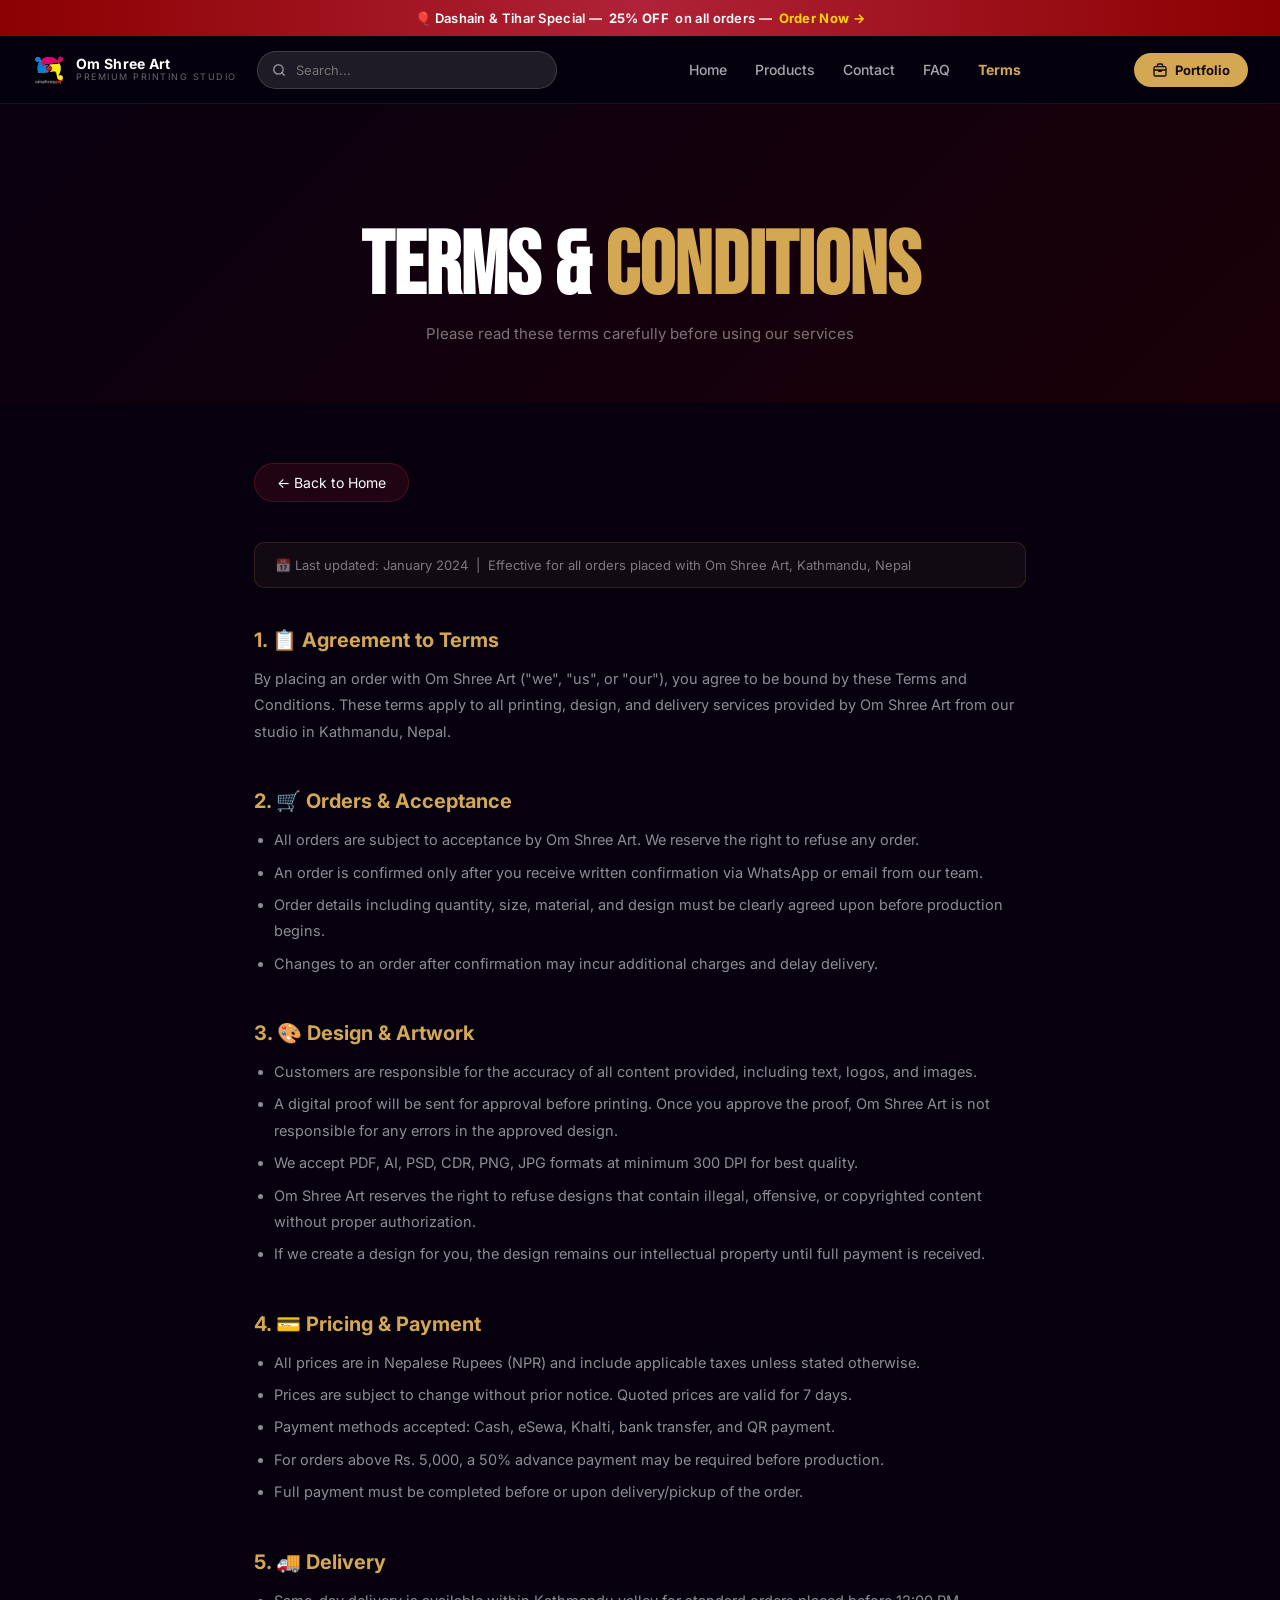
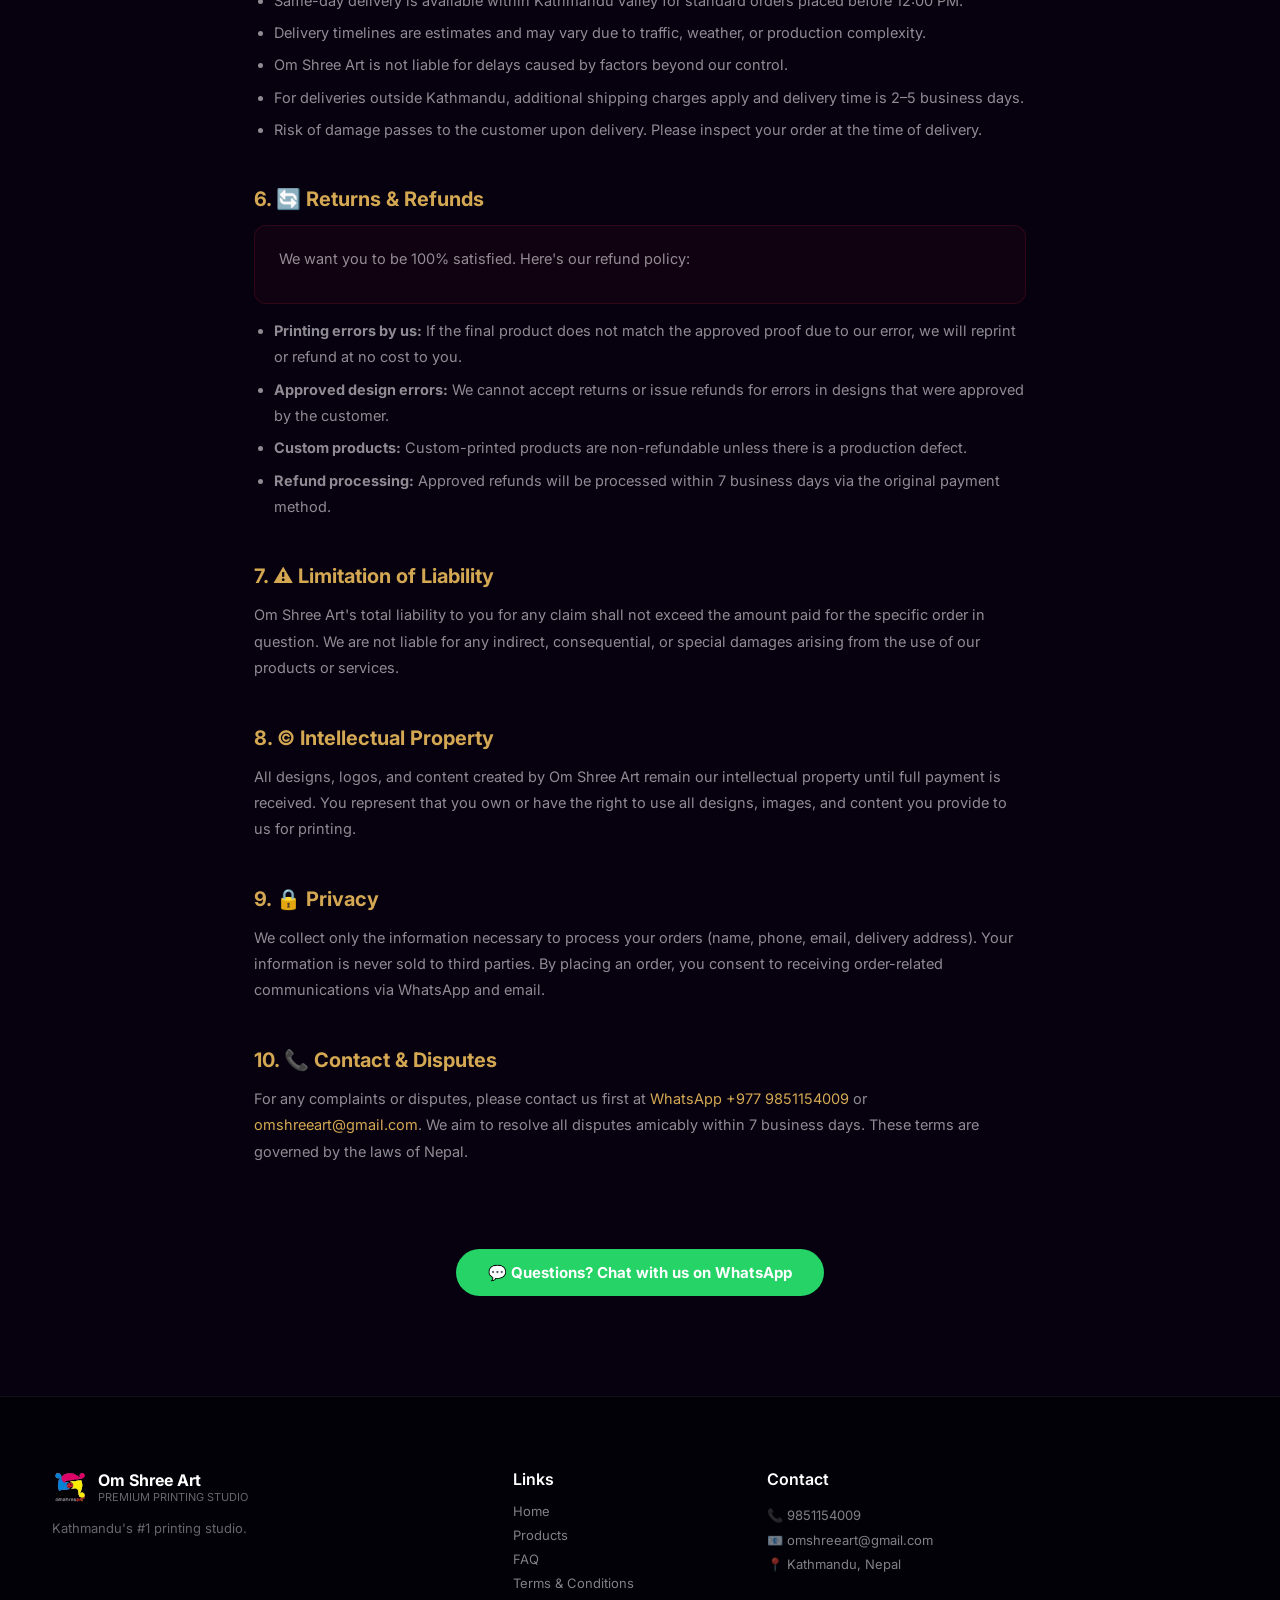
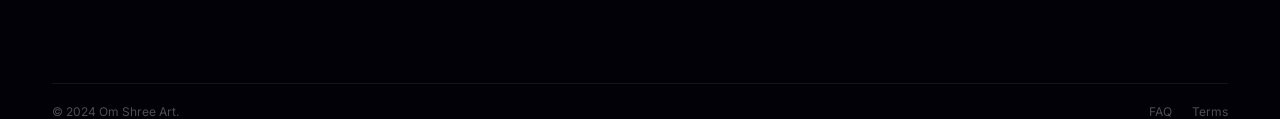
<file: terms.html>
<!DOCTYPE html><html lang="en"><head><meta charset="UTF-8"><meta name="viewport" content="width=device-width,initial-scale=1"><title>Terms & Conditions | Om Shree Art</title><link rel="icon" type="image/svg+xml" href="/img/omshreeart-logo.svg"><link rel="stylesheet" href="css/style.css?v=dark-background"><link href="https://fonts.googleapis.com/css2?family=Bebas+Neue&family=Inter:wght@400;600;700&display=swap" rel="stylesheet"><style>
.terms-hero{background:linear-gradient(135deg,#0a0010 0%,#1a0008 100%);padding:120px 0 60px;text-align:center;}
.terms-hero h1{font-family:'Bebas Neue',sans-serif;font-size:clamp(48px,7vw,88px);color:#fff;line-height:1;}
.terms-hero h1 span{color:#D4A853;}
.terms-hero p{color:rgba(255,255,255,.45);font-size:15px;margin-top:12px;}
.terms-wrap{max-width:820px;margin:0 auto;padding:60px 24px 100px;}
.terms-section{margin-bottom:44px;}
.terms-section h2{font-size:20px;font-weight:700;color:#D4A853;margin-bottom:14px;display:flex;align-items:center;gap:10px;}
.terms-section p,.terms-section li{color:rgba(255,255,255,.55);line-height:1.82;font-size:14.5px;margin-bottom:10px;}
.terms-section ul{padding-left:20px;}
.terms-section li{list-style:disc;margin-bottom:6px;}
.terms-section a{color:#D4A853;text-decoration:none;}
.terms-section a:hover{text-decoration:underline;}
.terms-box{background:rgba(176,34,56,.06);border:1px solid rgba(176,34,56,.2);border-radius:12px;padding:20px 24px;margin-bottom:14px;}
.terms-updated{background:rgba(212,168,83,.06);border:1px solid rgba(212,168,83,.15);border-radius:10px;padding:14px 20px;margin-bottom:40px;font-size:13px;color:rgba(255,255,255,.45);}
.back-btn{display:inline-flex;align-items:center;gap:8px;background:rgba(176,34,56,.15);border:1px solid rgba(176,34,56,.3);color:#fff;padding:10px 22px;border-radius:30px;text-decoration:none;font-size:14px;margin-bottom:40px;transition:.2s;}
.back-btn:hover{background:rgba(176,34,56,.3);}
</style></head>
<body style="background:#06000f;color:#fff;font-family:'Inter',sans-serif;">
<div style="background:linear-gradient(90deg,#8B0000,#B02238,#8B0000);text-align:center;padding:10px 20px;font-size:13px;font-weight:600;color:#fff;letter-spacing:.3px;position:relative;z-index:200;">
  &#127880; Dashain &amp; Tihar Special &mdash; &nbsp;<b>25% OFF</b>&nbsp; on all orders &mdash; &nbsp;<a href="contact.html" style="color:#FFD700;text-decoration:none;font-weight:700;">Order Now &rarr;</a>
</div>
<nav style="display:flex;align-items:center;padding:0 32px;height:68px;background:rgba(6,0,15,.95);backdrop-filter:blur(18px);border-bottom:1px solid rgba(255,255,255,.07);position:sticky;top:0;z-index:100;">
  <a href="index.html" style="display:flex;align-items:center;gap:10px;text-decoration:none;flex-shrink:0;">
    <img src="img/omshreeart-logo.svg" alt="OSA" style="height:34px;width:34px;object-fit:contain;border-radius:7px;">
    <div style="display:flex;flex-direction:column;line-height:1.15;">
      <span style="font-weight:700;font-size:14px;color:#fff;letter-spacing:.3px;">Om Shree Art</span>
      <span style="font-size:9px;color:rgba(255,255,255,.4);letter-spacing:1.5px;text-transform:uppercase;">Premium Printing Studio</span>
    </div>
  </a>
  <!-- Search Bar -->
<div id="navSearch" style="position:relative;margin:0 20px;flex:1;max-width:300px;">
  <div id="searchWrap" style="display:flex;align-items:center;background:rgba(255,255,255,.1);border:1.5px solid rgba(255,255,255,.15);border-radius:30px;padding:0 14px;height:38px;transition:.25s;">
    <svg width="14" height="14" viewBox="0 0 24 24" fill="none" stroke="rgba(255,255,255,.5)" stroke-width="2.5" stroke-linecap="round" stroke-linejoin="round" style="flex-shrink:0"><circle cx="11" cy="11" r="8"/><line x1="21" y1="21" x2="16.65" y2="16.65"/></svg>
    <input type="text" id="searchInput" placeholder="Search..." autocomplete="off"
      style="flex:1;background:none;border:none;outline:none;color:#fff;font-size:13px;padding:0 10px;font-family:inherit;"
      onfocus="this.closest('#searchWrap')||document.getElementById('searchWrap').style.background='rgba(255,255,255,.16)';document.getElementById('searchWrap').style.borderColor='rgba(176,34,56,.7)'"
      onblur="setTimeout(function(){document.getElementById('searchWrap').style.background='rgba(255,255,255,.1)';document.getElementById('searchWrap').style.borderColor='rgba(255,255,255,.15)'},150)"
      oninput="doSearch(this.value)">
    <span id="clearBtn" onclick="clearSrch()" style="display:none;color:rgba(255,255,255,.4);cursor:pointer;font-size:18px;line-height:1;padding-left:4px;">&times;</span>
  </div>
  <div id="searchResults" style="display:none;position:absolute;top:calc(100% + 8px);left:0;right:0;min-width:260px;background:rgba(8,0,22,.98);border:1px solid rgba(176,34,56,.3);border-radius:14px;overflow:hidden;box-shadow:0 24px 60px rgba(0,0,0,.85);z-index:9999;"></div>
</div>
  <div style="display:flex;align-items:center;gap:28px;margin:0 auto;">
    <a href="index.html" style="color:rgba(255,255,255,.65);font-weight:500;text-decoration:none;font-size:14px;transition:.2s;">Home</a>
    <a href="products.html" style="color:rgba(255,255,255,.65);font-weight:500;text-decoration:none;font-size:14px;transition:.2s;">Products</a>
    <a href="contact.html" style="color:rgba(255,255,255,.65);font-weight:500;text-decoration:none;font-size:14px;transition:.2s;">Contact</a>
    <a href="faq.html" style="color:rgba(255,255,255,.65);font-weight:500;text-decoration:none;font-size:14px;transition:.2s;">FAQ</a>
    <a href="terms.html" style="color:#D4A853;font-weight:700;text-decoration:none;font-size:14px;transition:.2s;">Terms</a>
    
  </div>
  <a href="about.html" aria-label="View our portfolio" style="display:flex;align-items:center;gap:7px;background:#D4A853;color:#150b1c;padding:9px 18px;border-radius:30px;text-decoration:none;font-size:13px;font-weight:700;white-space:nowrap;flex-shrink:0;">
    <svg width="16" height="16" viewBox="0 0 24 24" fill="none" stroke="currentColor" stroke-width="2" stroke-linecap="round" stroke-linejoin="round" aria-hidden="true"><rect x="3" y="7" width="18" height="14" rx="2"/><path d="M8 7V5a2 2 0 0 1 2-2h4a2 2 0 0 1 2 2v2M3 12h18M10 12v2h4v-2"/></svg>
    Portfolio
  </a>
</nav>
<section class="terms-hero"><h1>TERMS & <span>CONDITIONS</span></h1><p>Please read these terms carefully before using our services</p></section>
<div class="terms-wrap">
<a href="index.html" class="back-btn">← Back to Home</a>
<div class="terms-updated">📅 Last updated: January 2024 &nbsp;|&nbsp; Effective for all orders placed with Om Shree Art, Kathmandu, Nepal</div>

<div class="terms-section"><h2>1. 📋 Agreement to Terms</h2><p>By placing an order with Om Shree Art ("we", "us", or "our"), you agree to be bound by these Terms and Conditions. These terms apply to all printing, design, and delivery services provided by Om Shree Art from our studio in Kathmandu, Nepal.</p></div>

<div class="terms-section"><h2>2. 🛒 Orders & Acceptance</h2><ul><li>All orders are subject to acceptance by Om Shree Art. We reserve the right to refuse any order.</li><li>An order is confirmed only after you receive written confirmation via WhatsApp or email from our team.</li><li>Order details including quantity, size, material, and design must be clearly agreed upon before production begins.</li><li>Changes to an order after confirmation may incur additional charges and delay delivery.</li></ul></div>

<div class="terms-section"><h2>3. 🎨 Design & Artwork</h2><ul><li>Customers are responsible for the accuracy of all content provided, including text, logos, and images.</li><li>A digital proof will be sent for approval before printing. Once you approve the proof, Om Shree Art is not responsible for any errors in the approved design.</li><li>We accept PDF, AI, PSD, CDR, PNG, JPG formats at minimum 300 DPI for best quality.</li><li>Om Shree Art reserves the right to refuse designs that contain illegal, offensive, or copyrighted content without proper authorization.</li><li>If we create a design for you, the design remains our intellectual property until full payment is received.</li></ul></div>

<div class="terms-section"><h2>4. 💳 Pricing & Payment</h2><ul><li>All prices are in Nepalese Rupees (NPR) and include applicable taxes unless stated otherwise.</li><li>Prices are subject to change without prior notice. Quoted prices are valid for 7 days.</li><li>Payment methods accepted: Cash, eSewa, Khalti, bank transfer, and QR payment.</li><li>For orders above Rs. 5,000, a 50% advance payment may be required before production.</li><li>Full payment must be completed before or upon delivery/pickup of the order.</li></ul></div>

<div class="terms-section"><h2>5. 🚚 Delivery</h2><ul><li>Same-day delivery is available within Kathmandu valley for standard orders placed before 12:00 PM.</li><li>Delivery timelines are estimates and may vary due to traffic, weather, or production complexity.</li><li>Om Shree Art is not liable for delays caused by factors beyond our control.</li><li>For deliveries outside Kathmandu, additional shipping charges apply and delivery time is 2–5 business days.</li><li>Risk of damage passes to the customer upon delivery. Please inspect your order at the time of delivery.</li></ul></div>

<div class="terms-section"><h2>6. 🔄 Returns & Refunds</h2><div class="terms-box"><p>We want you to be 100% satisfied. Here's our refund policy:</p></div><ul><li><b>Printing errors by us:</b> If the final product does not match the approved proof due to our error, we will reprint or refund at no cost to you.</li><li><b>Approved design errors:</b> We cannot accept returns or issue refunds for errors in designs that were approved by the customer.</li><li><b>Custom products:</b> Custom-printed products are non-refundable unless there is a production defect.</li><li><b>Refund processing:</b> Approved refunds will be processed within 7 business days via the original payment method.</li></ul></div>

<div class="terms-section"><h2>7. ⚠️ Limitation of Liability</h2><p>Om Shree Art's total liability to you for any claim shall not exceed the amount paid for the specific order in question. We are not liable for any indirect, consequential, or special damages arising from the use of our products or services.</p></div>

<div class="terms-section"><h2>8. ©️ Intellectual Property</h2><p>All designs, logos, and content created by Om Shree Art remain our intellectual property until full payment is received. You represent that you own or have the right to use all designs, images, and content you provide to us for printing.</p></div>

<div class="terms-section"><h2>9. 🔒 Privacy</h2><p>We collect only the information necessary to process your orders (name, phone, email, delivery address). Your information is never sold to third parties. By placing an order, you consent to receiving order-related communications via WhatsApp and email.</p></div>

<div class="terms-section"><h2>10. 📞 Contact & Disputes</h2><p>For any complaints or disputes, please contact us first at <a href="https://wa.me/9779851154009?text=Hello%2C+I+want+to+place+an+order">WhatsApp +977 9851154009</a> or <a href="mailto:omshreeart@gmail.com">omshreeart@gmail.com</a>. We aim to resolve all disputes amicably within 7 business days. These terms are governed by the laws of Nepal.</p></div>

<div style="text-align:center;padding:40px 0 0;"><a href="https://wa.me/9779851154009?text=Hello%2C+I+want+to+place+an+order" style="display:inline-flex;align-items:center;gap:10px;background:#25D366;color:#fff;padding:14px 32px;border-radius:30px;font-weight:700;text-decoration:none;font-size:15px;">💬 Questions? Chat with us on WhatsApp</a></div>
</div>
<footer class="footer"><div class="container"><div class="footer-grid"><div><div style="display:flex;align-items:center;gap:10px;margin-bottom:12px;"><img src="img/omshreeart-logo.svg" style="height:36px;"><div><div style="font-weight:700;color:#fff;">Om Shree Art</div><div style="font-size:11px;color:rgba(255,255,255,.4);">PREMIUM PRINTING STUDIO</div></div></div><p style="color:rgba(255,255,255,.4);font-size:13px;line-height:1.7;">Kathmandu's #1 printing studio.</p></div><div><div style="font-weight:600;margin-bottom:14px;">Links</div><div style="display:flex;flex-direction:column;gap:8px;"><a href="index.html" style="color:rgba(255,255,255,.5);text-decoration:none;font-size:13px;">Home</a><a href="products.html" style="color:rgba(255,255,255,.5);text-decoration:none;font-size:13px;">Products</a><a href="faq.html" style="color:rgba(255,255,255,.5);text-decoration:none;font-size:13px;">FAQ</a><a href="terms.html" style="color:rgba(255,255,255,.5);text-decoration:none;font-size:13px;">Terms & Conditions</a></div></div><div><div style="font-weight:600;margin-bottom:14px;">Contact</div><p style="color:rgba(255,255,255,.5);font-size:13px;line-height:1.9;">📞 9851154009<br>📧 omshreeart@gmail.com<br>📍 Kathmandu, Nepal</p></div></div><div style="border-top:1px solid rgba(255,255,255,.07);margin-top:40px;padding-top:20px;display:flex;justify-content:space-between;flex-wrap:wrap;gap:12px;"><p style="color:rgba(255,255,255,.3);font-size:12px;">© 2024 Om Shree Art.</p><div style="display:flex;gap:20px;"><a href="faq.html" style="color:rgba(255,255,255,.3);font-size:12px;text-decoration:none;">FAQ</a><a href="terms.html" style="color:rgba(255,255,255,.3);font-size:12px;text-decoration:none;">Terms</a></div></div></div></footer>

<script>
(function(){
var P=[
  {n:"Business Cards",p:"Rs.350+",e:"🪪",u:"business-card-printing.html"},
  {n:"Number Plates",p:"Rs.800+",e:"🔢",u:"number-plate.html"},
  {n:"Rubber Stamps",p:"Rs.450+",e:"🔏",u:"rubber-stamp.html"},
  {n:"Flex Printing",p:"Rs.900+",e:"🏷",u:"flex-printing.html"},
  {n:"Sticker Printing",p:"Rs.200+",e:"⭐",u:"sticker-printing.html"},
  {n:"Banner Printing",p:"Rs.600+",e:"🎌",u:"banner-printing.html"},
  {n:"Sign Boards",p:"Rs.2.5k+",e:"💡",u:"sign-board.html"},
  {n:"Products",p:"",e:"🛍",u:"products.html"},
  {n:"FAQ",p:"",e:"❓",u:"faq.html"},
  {n:"Terms",p:"",e:"📋",u:"terms.html"},
  {n:"Contact",p:"",e:"📞",u:"contact.html"}
];
window.doSearch=function(q){
  var res=document.getElementById("searchResults");
  var clr=document.getElementById("clearBtn");
  if(clr) clr.style.display=q?"inline":"none";
  if(!q.trim()){res.style.display="none";return;}
  var found=P.filter(function(x){return x.n.toLowerCase().indexOf(q.toLowerCase())>=0;});
  if(found.length){
    res.innerHTML=found.map(function(x){
      return '<a href="'+x.u+'" style="padding:10px 14px;color:#fff;text-decoration:none;border-bottom:1px solid rgba(255,255,255,.05);display:flex;align-items:center;gap:12px"><span style="font-size:18px">'+x.e+'</span><div><div style="font-size:13px;font-weight:600">'+x.n+'</div>'+(x.p?'<div style="font-size:11px;color:#D4A853">'+x.p+'</div>':'')+'</div></a>';
    }).join('');
  } else {
    res.innerHTML='<div style="padding:13px 16px;color:rgba(255,255,255,.35);font-size:13px">No results found</div>';
  }
  res.style.display="block";
};
window.clearSrch=function(){
  var inp=document.getElementById("searchInput");
  var res=document.getElementById("searchResults");
  var clr=document.getElementById("clearBtn");
  inp.value=""; res.style.display="none"; if(clr)clr.style.display="none"; inp.focus();
};
document.addEventListener("click",function(e){
  var ns=document.getElementById("navSearch");
  if(ns&&!ns.contains(e.target)){
    var res=document.getElementById("searchResults");
    if(res)res.style.display="none";
  }
});
}());
</script>
</body></html>
</file>
<file: css/style.css>
*{box-sizing:border-box;margin:0;padding:0}
html{scroll-behavior:smooth}
:root{--red:#B02238;--red2:#D42B44;--gold:#D4A853;--gold2:#F0C96A;--ink:#04010D;--bg2:#07030F;--ease:cubic-bezier(.4,0,.2,1)}
body{font-family:"Space Grotesk","Inter",sans-serif;background:var(--ink);color:#fff;overflow-x:hidden}
a{text-decoration:none;color:inherit}
#bg{position:fixed;inset:0;z-index:0;pointer-events:none}
.wrap{position:relative;z-index:1}

/* PROMO BAR */
.promo{background:linear-gradient(90deg,#6B0F1C,#B02238,#D42B44,#B02238,#6B0F1C);background-size:300% 100%;animation:pscr 8s linear infinite;text-align:center;padding:9px 20px;font-size:12.5px;font-weight:600;display:flex;align-items:center;justify-content:center;gap:12px;position:relative;z-index:300;color:#fff}
@keyframes pscr{0%{background-position:0 0}100%{background-position:300% 0}}
.promo a{color:var(--gold2);font-weight:800}

/* ============ NAVBAR - NO BULLETS, HORIZONTAL ============ */
.nav{
  position:sticky;top:0;z-index:200;
  height:70px;
  display:flex;
  flex-direction:row;
  align-items:center;
  padding:0 48px;
  gap:0;
  background:rgba(4,1,13,.92);
  backdrop-filter:blur(24px);
  -webkit-backdrop-filter:blur(24px);
  border-bottom:1px solid rgba(255,255,255,.08);
}
@media(max-width:900px){.nav{padding:0 20px}}

.logo{
  display:flex;
  flex-direction:row;
  align-items:center;
  gap:11px;
  flex-shrink:0;
  text-decoration:none;
  color:#fff;
}
.logo-img{width:42px;height:42px;object-fit:contain;border-radius:10px;flex-shrink:0}
.logo-txt strong{display:block;font-size:14px;font-weight:800;color:#fff;line-height:1.2}
.logo-txt span{display:block;font-size:9px;font-weight:700;letter-spacing:.1em;text-transform:uppercase;color:var(--gold);margin-top:1px}

/* CENTER NAV: flexbox row of plain <a> tags, NO ul/li */
.nav-links{
  display:flex;
  flex-direction:row;
  align-items:center;
  gap:4px;
  margin:0 auto;
  list-style:none;
  padding:0;
}
@media(max-width:900px){.nav-links{display:none}}
.nav-links a{
  display:inline-flex;
  align-items:center;
  gap:5px;
  padding:8px 18px;
  border-radius:10px;
  font-size:13px;
  font-weight:600;
  color:rgba(255,255,255,.62);
  transition:all .18s;
  text-decoration:none;
  white-space:nowrap;
  position:relative;
}
.nav-links a:hover,.nav-links a.act{color:#fff;background:rgba(255,255,255,.09)}
.nav-links .has-dd{position:relative}
.nav-links .has-dd:hover .dd{opacity:1;pointer-events:all;transform:translateY(0)}
.dd{
  position:absolute;top:calc(100% + 10px);left:50%;transform:translateX(-50%) translateY(12px);
  background:rgba(4,1,13,.97);backdrop-filter:blur(32px);
  border:1px solid rgba(255,255,255,.1);border-radius:18px;
  padding:12px;width:270px;
  opacity:0;pointer-events:none;transition:all .22s var(--ease);
  box-shadow:0 28px 64px rgba(0,0,0,.85);
  display:flex;flex-direction:column;gap:2px;
}
.dd a{
  display:flex;align-items:center;gap:10px;
  padding:10px 14px;border-radius:10px;
  font-size:13px;font-weight:500;
  color:rgba(255,255,255,.55);
  transition:all .15s;
  text-decoration:none;
}
.dd a:hover{background:rgba(255,255,255,.07);color:#fff}
.dd-dot{width:6px;height:6px;border-radius:50%;background:var(--red);flex-shrink:0}

.nav-right{display:flex;flex-direction:row;align-items:center;gap:10px;flex-shrink:0}
.cart-btn{
  width:40px;height:40px;border-radius:10px;
  background:rgba(255,255,255,.07);border:1px solid rgba(255,255,255,.1);
  color:rgba(255,255,255,.6);display:flex;align-items:center;justify-content:center;
  cursor:pointer;transition:all .2s;position:relative;
}
.cart-btn:hover{background:rgba(255,255,255,.13);color:#fff}
.cbadge{background:var(--red);color:#fff;font-size:9px;font-weight:800;width:16px;height:16px;border-radius:50%;display:none;align-items:center;justify-content:center;position:absolute;top:4px;right:4px}
.cta-btn{
  background:linear-gradient(135deg,var(--red),var(--red2));color:#fff;
  padding:9px 22px;border-radius:10px;font-size:13px;font-weight:700;
  border:none;cursor:pointer;display:inline-flex;align-items:center;
  box-shadow:0 4px 20px rgba(176,34,56,.4);text-decoration:none;
  transition:all .2s;white-space:nowrap;
}
.cta-btn:hover{transform:translateY(-1px);box-shadow:0 8px 30px rgba(176,34,56,.55)}
.ham{display:none;flex-direction:column;gap:5px;background:none;border:none;cursor:pointer;padding:4px}
.ham span{width:22px;height:2px;background:#fff;border-radius:1px}
@media(max-width:900px){.ham{display:flex}}

/* MOBILE NAV */
.mob-nav{position:fixed;inset:0;z-index:500;background:rgba(4,1,13,.98);backdrop-filter:blur(30px);display:flex;flex-direction:column;align-items:center;justify-content:center;gap:28px;opacity:0;pointer-events:none;transition:opacity .3s}
.mob-nav.open{opacity:1;pointer-events:all}
.mob-nav a{font-family:"Bebas Neue",sans-serif;font-size:56px;letter-spacing:.06em;transition:color .2s}
.mob-nav a:hover{color:var(--gold)}
.mob-x{position:absolute;top:24px;right:24px;background:none;border:none;color:#fff;font-size:28px;cursor:pointer}

/* TICKER */
.ticker{background:var(--red);overflow:hidden;white-space:nowrap;padding:11px 0}
.tt{display:inline-flex;animation:tick 38s linear infinite;will-change:transform}
@keyframes tick{from{transform:translateX(0)}to{transform:translateX(-50%)}}
.ti{display:inline-flex;align-items:center;font-family:"Bebas Neue",sans-serif;font-size:15px;letter-spacing:.08em;color:rgba(255,255,255,.9);padding:0 6px}
.td{width:5px;height:5px;border-radius:50%;background:var(--gold);flex-shrink:0;margin:0 16px}

/* ============ HERO ============ */
.hero{min-height:100vh;display:grid;grid-template-columns:1fr 1fr;align-items:center;position:relative;z-index:1;overflow:visible}
@media(max-width:900px){.hero{grid-template-columns:1fr;min-height:auto}}
.hero-left{padding:80px 52px;position:relative;z-index:2}
@media(max-width:900px){.hero-left{padding:52px 24px}}
.eyebrow{display:inline-flex;align-items:center;gap:8px;background:rgba(212,168,83,.1);border:1px solid rgba(212,168,83,.25);border-radius:24px;padding:5px 16px;font-size:11px;font-weight:700;letter-spacing:.1em;text-transform:uppercase;color:var(--gold);margin-bottom:22px;width:fit-content}
.pulse{width:7px;height:7px;border-radius:50%;background:var(--gold);animation:plz 2s infinite;flex-shrink:0}
@keyframes plz{0%,100%{opacity:1;transform:scale(1)}50%{opacity:.3;transform:scale(.6)}}
.hero-h1{font-family:"Bebas Neue",sans-serif;font-size:clamp(72px,9vw,138px);line-height:.88;letter-spacing:.02em;margin-bottom:22px}
.hero-h1 .dim{color:rgba(255,255,255,.16)}
.hero-h1 .gld{color:var(--gold)}
.hero-p{font-size:16px;line-height:1.78;color:rgba(255,255,255,.46);max-width:480px;margin-bottom:34px}
.hero-btns{display:flex;gap:12px;flex-wrap:wrap;margin-bottom:44px}
.btn-red{background:linear-gradient(135deg,var(--red),var(--red2));color:#fff;padding:13px 26px;border-radius:12px;font-size:13px;font-weight:700;border:none;cursor:pointer;display:inline-flex;align-items:center;gap:8px;box-shadow:0 6px 24px rgba(176,34,56,.45);text-decoration:none;transition:all .2s}
.btn-red:hover{transform:translateY(-2px);box-shadow:0 12px 36px rgba(176,34,56,.55)}
.btn-wa{background:linear-gradient(135deg,#1ea952,#25D366);color:#fff;padding:13px 26px;border-radius:12px;font-size:13px;font-weight:700;border:none;cursor:pointer;display:inline-flex;align-items:center;gap:8px;text-decoration:none;box-shadow:0 6px 22px rgba(37,211,102,.35);transition:all .2s}
.btn-wa:hover{transform:translateY(-2px);box-shadow:0 12px 32px rgba(37,211,102,.5)}
.btn-ghost{background:transparent;color:#fff;padding:13px 26px;border-radius:12px;font-size:13px;font-weight:700;border:1.5px solid rgba(255,255,255,.2);cursor:pointer;display:inline-flex;align-items:center;gap:8px;text-decoration:none;transition:all .2s}
.btn-ghost:hover{border-color:rgba(255,255,255,.5);background:rgba(255,255,255,.06)}
.stats{display:flex;border-top:1px solid rgba(255,255,255,.09);padding-top:28px;flex-wrap:wrap}
.stat{padding:0 26px;border-right:1px solid rgba(255,255,255,.08)}
.stat:first-child{padding-left:0}
.stat-n{font-family:"Bebas Neue",sans-serif;font-size:44px;color:var(--gold);line-height:1}
.stat-l{font-size:10px;color:rgba(255,255,255,.3);font-weight:700;letter-spacing:.07em;text-transform:uppercase}

/* ============ 3D CANVAS HERO ============ */
.hero-right{
  display:flex;align-items:center;justify-content:center;
  min-height:100vh;position:relative;
  overflow:visible;
}
#heroCanvas{
  display:block;
  border-radius:0;
}
@media(max-width:900px){.hero-right{min-height:400px}.hero-right canvas{width:340px!important;height:340px!important}}

/* SHARED */
.section{padding:88px 0;position:relative;z-index:1}
.container{max-width:1280px;margin:0 auto;padding:0 52px}
@media(max-width:768px){.container{padding:0 20px}}
.lbl{font-size:11px;font-weight:700;letter-spacing:.14em;text-transform:uppercase;color:var(--gold);margin-bottom:10px}
.h2{font-family:"Playfair Display",serif;font-size:clamp(32px,4vw,52px);font-weight:900;line-height:1.06;letter-spacing:-.02em}
.h2 em{font-style:italic;color:var(--gold)}

/* SVC GRID */
.svc-grid{display:grid;grid-template-columns:repeat(4,1fr);gap:2px}
@media(max-width:1100px){.svc-grid{grid-template-columns:repeat(2,1fr)}}
@media(max-width:600px){.svc-grid{grid-template-columns:1fr}}
.svc-card{background:rgba(255,255,255,.04);border:1px solid rgba(255,255,255,.07);text-decoration:none;color:#fff;display:flex;flex-direction:column;transition:all .22s;position:relative;overflow:hidden;backdrop-filter:blur(12px)}
.svc-card::after{content:"";position:absolute;bottom:0;left:0;right:0;height:3px;background:var(--acc,var(--red));transform:scaleX(0);transition:transform .3s;transform-origin:left}
.svc-card:hover::after{transform:scaleX(1)}
.svc-card:hover{background:rgba(255,255,255,.09);box-shadow:0 24px 60px rgba(0,0,0,.5);transform:translateY(-4px)}
.svc-icon-wrap{padding:36px 28px 18px;display:flex;align-items:center;justify-content:center;min-height:140px;font-size:68px}
.svc-body{padding:14px 22px 26px;display:flex;flex-direction:column;flex:1}
.svc-name{font-size:16px;font-weight:800;margin-bottom:6px}
.svc-desc{font-size:13px;color:rgba(255,255,255,.4);line-height:1.62;flex:1;margin-bottom:14px}
.svc-row{display:flex;align-items:center;justify-content:space-between}
.svc-price{font-family:"Bebas Neue",sans-serif;font-size:18px;color:var(--acc,var(--red));letter-spacing:.02em}
.svc-arr{font-size:12px;font-weight:700;color:rgba(255,255,255,.22);transition:color .2s}
.svc-card:hover .svc-arr{color:var(--acc,var(--red))}

/* PROCESS */
.proc-grid{display:grid;grid-template-columns:repeat(4,1fr);gap:1px;margin-top:48px}
@media(max-width:768px){.proc-grid{grid-template-columns:1fr 1fr}}
.ps{padding:36px 28px;background:rgba(255,255,255,.03);text-align:center;position:relative;border:1px solid rgba(255,255,255,.05);transition:background .2s}
.ps:hover{background:rgba(255,255,255,.06)}
.ps-n{font-family:"Bebas Neue",sans-serif;font-size:72px;color:rgba(176,34,56,.1);position:absolute;top:10px;left:50%;transform:translateX(-50%);line-height:1;pointer-events:none}
.ps-ico{font-size:32px;margin-bottom:14px;position:relative;z-index:1}
.ps-t{font-size:15px;font-weight:800;margin-bottom:7px}
.ps-d{font-size:13px;color:rgba(255,255,255,.38);line-height:1.65}

/* TRUST */
.trust-grid{display:grid;grid-template-columns:repeat(4,1fr);gap:1px;margin-top:48px}
@media(max-width:768px){.trust-grid{grid-template-columns:1fr 1fr}}
.tr{padding:32px 24px;background:rgba(255,255,255,.04);text-align:center;border:1px solid rgba(255,255,255,.07);transition:all .22s;backdrop-filter:blur(16px)}
.tr:hover{background:rgba(255,255,255,.08);transform:translateY(-3px)}
.tr-ico{font-size:32px;margin-bottom:12px}
.tr-t{font-size:15px;font-weight:800;margin-bottom:6px}
.tr-d{font-size:13px;color:rgba(255,255,255,.38);line-height:1.65}

/* TESTI */
.testi-grid{display:grid;grid-template-columns:repeat(3,1fr);gap:16px;margin-top:46px}
@media(max-width:768px){.testi-grid{grid-template-columns:1fr}}
.tc{background:rgba(255,255,255,.05);border:1px solid rgba(255,255,255,.08);border-radius:20px;padding:28px;backdrop-filter:blur(20px);transition:all .22s}
.tc:hover{background:rgba(255,255,255,.09);transform:translateY(-4px)}

/* QR */
.qr-card{background:rgba(255,255,255,.05);border:1px solid rgba(212,168,83,.3);border-radius:20px;padding:24px;text-align:center;backdrop-filter:blur(24px);box-shadow:0 12px 40px rgba(0,0,0,.5)}
.qr-label{font-size:11px;font-weight:800;letter-spacing:.1em;text-transform:uppercase;color:var(--gold);margin-bottom:12px;display:flex;align-items:center;justify-content:center;gap:6px}
.qr-big{width:170px;height:170px;object-fit:contain;border-radius:12px;border:2px solid rgba(255,255,255,.15);background:#fff;padding:8px}
.qr-sub{font-size:11px;color:rgba(255,255,255,.32);margin-top:10px;font-weight:600}
.qr-img{width:120px;height:120px;object-fit:contain;border-radius:10px;border:2px solid rgba(212,168,83,.4);background:#fff;padding:6px}

/* CTA BAND */
.cta-band{padding:96px 0;text-align:center;position:relative;background:linear-gradient(135deg,rgba(107,15,28,.95),rgba(176,34,56,.9))}
.cta-t{font-family:"Bebas Neue",sans-serif;font-size:clamp(52px,8vw,100px);color:#fff;line-height:.88;margin-bottom:16px}
.cta-s{font-size:16px;color:rgba(255,255,255,.75);margin-bottom:32px}
.cta-row{display:flex;gap:14px;justify-content:center;flex-wrap:wrap}
.btn-white{background:#fff;color:var(--red);padding:13px 28px;border-radius:12px;font-size:13px;font-weight:800;border:none;cursor:pointer;transition:all .2s;display:inline-flex;align-items:center;gap:8px;text-decoration:none}
.btn-white:hover{transform:translateY(-2px);box-shadow:0 12px 32px rgba(0,0,0,.3)}

/* FOOTER */
.footer{background:#030108;padding:72px 0 0;border-top:1px solid rgba(255,255,255,.06);position:relative;z-index:1}
.footer-grid{display:grid;grid-template-columns:2fr 1fr 1fr 1fr;gap:48px;padding-bottom:52px}
@media(max-width:768px){.footer-grid{grid-template-columns:1fr 1fr;gap:28px}}
.footer-logo{width:64px;height:64px;object-fit:contain;border-radius:14px;margin-bottom:10px;display:block}
.fh{font-size:10px;font-weight:800;text-transform:uppercase;letter-spacing:.1em;color:rgba(255,255,255,.3);margin-bottom:14px}
.flinks{display:flex;flex-direction:column;gap:9px}
.flinks a{font-size:13px;color:rgba(255,255,255,.42);transition:color .15s}
.flinks a:hover{color:#fff}
.f-bottom{border-top:1px solid rgba(255,255,255,.07);padding:22px 0;display:flex;align-items:center;justify-content:space-between;flex-wrap:wrap;gap:12px;font-size:12px;color:rgba(255,255,255,.2)}
.pay-tag{background:rgba(255,255,255,.06);border:1px solid rgba(255,255,255,.1);border-radius:5px;padding:4px 10px;font-size:11px;font-weight:700;color:rgba(255,255,255,.3)}

/* CART */
.cart-ov{position:fixed;inset:0;background:rgba(0,0,0,.7);z-index:998;opacity:0;pointer-events:none;transition:opacity .3s;backdrop-filter:blur(8px)}
.cart-ov.open{opacity:1;pointer-events:all}
.cart-sb{position:fixed;top:0;right:0;width:380px;max-width:95vw;height:100vh;background:rgba(5,2,16,.96);backdrop-filter:blur(32px);border-left:1px solid rgba(255,255,255,.1);z-index:999;display:flex;flex-direction:column;transform:translateX(100%);transition:transform .35s var(--ease)}
.cart-sb.open{transform:translateX(0)}
.cart-hdr{display:flex;align-items:center;justify-content:space-between;padding:20px 24px;border-bottom:1px solid rgba(255,255,255,.08)}
.cart-hdr h3{font-size:16px;font-weight:800}
.cart-cls{width:36px;height:36px;border-radius:8px;background:rgba(255,255,255,.07);border:none;color:#fff;cursor:pointer;font-size:18px}
.cart-body{flex:1;overflow-y:auto;padding:20px 24px}
.ci-row{display:flex;justify-content:space-between;align-items:flex-start;padding:14px 0;border-bottom:1px solid rgba(255,255,255,.06)}
.ci-n{font-size:14px;font-weight:700}
.ci-p{font-size:13px;color:var(--gold);font-weight:700}

/* WA FLOAT */
.wa-float{position:fixed;bottom:28px;right:28px;z-index:999;background:linear-gradient(135deg,#1ea952,#25D366);color:#fff;font-weight:700;font-size:14px;padding:12px 22px 12px 14px;border-radius:50px;box-shadow:0 8px 28px rgba(37,211,102,.5);text-decoration:none;transition:all .25s;display:flex;align-items:center;gap:10px}
.wa-float:hover{transform:translateY(-3px);box-shadow:0 14px 40px rgba(37,211,102,.6)}

/* SERVICE HERO */
.hero-svc{min-height:92vh;display:grid;grid-template-columns:1fr 1fr;overflow:hidden;position:relative;z-index:1}
@media(max-width:900px){.hero-svc{grid-template-columns:1fr}}
.hl{display:flex;flex-direction:column;justify-content:center;padding:80px 52px}
@media(max-width:900px){.hl{padding:48px 24px}}
.svc-hero-3d{display:flex;align-items:center;justify-content:center;background:radial-gradient(ellipse at center,rgba(176,34,56,.07),transparent 70%);position:relative;overflow:hidden;min-height:400px}
.float-big{font-size:clamp(120px,18vw,180px);animation:fbig 5s ease-in-out infinite;filter:drop-shadow(0 30px 60px rgba(176,34,56,.5));position:relative;z-index:2;user-select:none}
@keyframes fbig{0%,100%{transform:translateY(0) rotateZ(-3deg)}50%{transform:translateY(-24px) rotateZ(3deg)}}
.svc-ring{position:absolute;border-radius:50%;border:1px solid rgba(176,34,56,.15);top:50%;left:50%;transform:translate(-50%,-50%);animation:spin1 20s linear infinite}
.svc-ring2{position:absolute;border-radius:50%;border:1px solid rgba(212,168,83,.1);top:50%;left:50%;transform:translate(-50%,-50%);animation:spin1 14s linear infinite reverse}
@keyframes spin1{from{transform:translate(-50%,-50%) rotate(0deg)}to{transform:translate(-50%,-50%) rotate(360deg)}}
.feat-grid{display:grid;grid-template-columns:repeat(3,1fr);gap:2px;margin-top:40px}
@media(max-width:768px){.feat-grid{grid-template-columns:1fr 1fr}}
.fc{background:rgba(255,255,255,.05);border:1px solid rgba(255,255,255,.08);padding:28px;transition:all .22s;backdrop-filter:blur(16px)}
.fc:hover{background:rgba(255,255,255,.09);transform:translateY(-3px)}
.fc-ico{font-size:26px;margin-bottom:12px}
.fc-t{font-size:15px;font-weight:700;margin-bottom:7px}
.fc-d{font-size:13px;color:rgba(255,255,255,.45);line-height:1.65}
.pricing-grid{display:grid;grid-template-columns:repeat(3,1fr);gap:18px;margin-top:40px}
@media(max-width:768px){.pricing-grid{grid-template-columns:1fr}}
.pc{background:rgba(255,255,255,.05);border:1px solid rgba(255,255,255,.09);border-radius:20px;padding:28px;position:relative;transition:all .22s;backdrop-filter:blur(20px)}
.pc:hover{background:rgba(255,255,255,.09);transform:translateY(-4px);border-color:rgba(255,255,255,.2)}
.pc.pop{border-color:rgba(176,34,56,.5);background:rgba(176,34,56,.07)}
.pop-b{position:absolute;top:-13px;left:50%;transform:translateX(-50%);background:linear-gradient(135deg,var(--red),var(--red2));color:#fff;font-size:11px;font-weight:800;letter-spacing:.08em;text-transform:uppercase;padding:4px 16px;border-radius:20px;white-space:nowrap}
.pt{font-size:11px;font-weight:700;letter-spacing:.1em;text-transform:uppercase;color:rgba(255,255,255,.3);margin-bottom:6px}
.pn{font-size:19px;font-weight:800;margin-bottom:4px}
.pa{font-family:"Bebas Neue",sans-serif;font-size:50px;color:var(--gold);line-height:1}
.pu{font-size:12px;color:rgba(255,255,255,.32);margin-bottom:18px}
.pfs{display:flex;flex-direction:column;gap:9px;margin-bottom:22px}
.pf{display:flex;align-items:center;gap:9px;font-size:13px;color:rgba(255,255,255,.55)}
.pf-d{width:6px;height:6px;border-radius:50%;background:var(--red);flex-shrink:0}
.pb{width:100%;padding:12px;border-radius:12px;font-size:13px;font-weight:700;border:none;cursor:pointer;transition:all .2s;display:block;text-align:center;text-decoration:none;color:inherit}
.pb-s{background:linear-gradient(135deg,var(--red),var(--red2));color:#fff;box-shadow:0 4px 20px rgba(176,34,56,.35)}
.pb-s:hover{box-shadow:0 8px 28px rgba(176,34,56,.5);transform:translateY(-1px)}
.pb-o{background:transparent;color:#fff;border:1.5px solid rgba(255,255,255,.2)}
.pb-o:hover{border-color:rgba(255,255,255,.5);background:rgba(255,255,255,.05)}
.faq-list{display:flex;flex-direction:column;gap:2px;margin-top:40px}
.fi{background:rgba(255,255,255,.04);border:1px solid rgba(255,255,255,.07);backdrop-filter:blur(16px)}
.fq{display:flex;align-items:center;justify-content:space-between;padding:18px 22px;cursor:pointer;font-size:15px;font-weight:700;gap:12px;transition:background .2s}
.fq:hover{background:rgba(255,255,255,.04)}
.fi-ico{font-size:20px;color:var(--gold);flex-shrink:0;transition:transform .25s}
.fa-wrap{max-height:0;overflow:hidden;transition:max-height .35s ease}
.fa-inner{padding:0 22px 18px;font-size:14px;color:rgba(255,255,255,.5);line-height:1.7}
.fi.open .fi-ico{transform:rotate(45deg)}
.fi.open .fa-wrap{max-height:250px}
.rel-grid{display:grid;grid-template-columns:repeat(4,1fr);gap:16px;margin-top:34px}
@media(max-width:768px){.rel-grid{grid-template-columns:1fr 1fr}}
.rc{background:rgba(255,255,255,.05);border:1px solid rgba(255,255,255,.08);border-radius:16px;padding:22px;text-align:center;transition:all .22s;text-decoration:none;color:#fff;display:block;backdrop-filter:blur(16px)}
.rc:hover{background:rgba(255,255,255,.09);transform:translateY(-4px);border-color:rgba(255,255,255,.2)}
.ri{font-size:30px;margin-bottom:10px}
.rn{font-size:14px;font-weight:700;margin-bottom:3px}
.rp{font-size:12px;color:var(--gold);font-weight:600}
.breadcrumb{padding:12px 52px;font-size:12px;color:rgba(255,255,255,.28);display:flex;gap:8px;align-items:center;border-bottom:1px solid rgba(255,255,255,.05)}
.breadcrumb a{color:rgba(255,255,255,.38);transition:color .15s}
.breadcrumb a:hover{color:var(--gold)}
@media(max-width:768px){.breadcrumb{padding:10px 20px}}

/* ===== CANVAS HERO FIX ===== */
#heroCanvas {
  width: 720px !important;
  height: 720px !important;
  display: block !important;
  position: relative;
  z-index: 2;
  overflow: visible !important;
}
.hero-right {
  min-height: 100vh;
  display: flex !important;
  align-items: center !important;
  justify-content: center !important;
  overflow: visible !important;
  position: relative;
  z-index: 2;
  background: transparent;
}


/* ========== AUTO SLIDESHOW SHOWCASE ========== */
.showcase-wrap{
  position:relative;
  overflow:hidden;
  background:var(--bg2);
  padding:0;
}
.showcase-track{
  display:flex;
  width:100%;
  position:relative;
}
/* The big featured panel (left) */
.showcase-feature{
  flex:0 0 58%;
  min-height:520px;
  position:relative;
  overflow:hidden;
  transition:all .7s cubic-bezier(.4,0,.2,1);
}
.sf-bg{
  position:absolute;inset:0;
  background:linear-gradient(135deg,rgba(176,34,56,.12),rgba(0,0,0,.8));
  transition:background .6s;
}
.sf-icon{
  position:absolute;
  top:50%;left:50%;
  transform:translate(-50%,-50%);
  font-size:160px;
  animation:sfFloat 4s ease-in-out infinite;
  filter:drop-shadow(0 30px 60px rgba(176,34,56,.6));
  transition:font-size .5s;
  user-select:none;
  z-index:2;
}
@keyframes sfFloat{
  0%,100%{transform:translate(-50%,-50%) translateY(0) rotate(-2deg)}
  50%{transform:translate(-50%,-50%) translateY(-20px) rotate(2deg)}
}
.sf-info{
  position:absolute;
  bottom:40px;left:44px;right:44px;
  z-index:3;
}
.sf-tag{
  display:inline-flex;align-items:center;gap:7px;
  background:rgba(176,34,56,.25);border:1px solid rgba(176,34,56,.4);
  border-radius:20px;padding:4px 14px;
  font-size:11px;font-weight:700;letter-spacing:.1em;text-transform:uppercase;
  color:rgba(255,255,255,.7);margin-bottom:10px;
}
.sf-name{
  font-family:"Bebas Neue",sans-serif;
  font-size:clamp(42px,5vw,68px);
  line-height:.9;
  margin-bottom:10px;
  color:#fff;
  transition:all .5s;
}
.sf-desc{
  font-size:14px;color:rgba(255,255,255,.45);line-height:1.65;
  max-width:380px;margin-bottom:18px;
}
.sf-price{
  font-family:"Bebas Neue",sans-serif;
  font-size:36px;
  color:var(--gold);
  display:block;
  margin-bottom:14px;
}
.sf-row{display:flex;gap:10px;flex-wrap:wrap;}
/* Ring decorations */
.sf-ring{
  position:absolute;
  border-radius:50%;
  border:1px solid rgba(176,34,56,.15);
  top:50%;left:50%;
  transform:translate(-50%,-50%);
  pointer-events:none;
  animation:sfSpin 25s linear infinite;
}
.sf-ring2{
  animation-direction:reverse;
  border-color:rgba(212,168,83,.08);
  animation-duration:18s;
}
@keyframes sfSpin{
  from{transform:translate(-50%,-50%) rotate(0)}
  to{transform:translate(-50%,-50%) rotate(360deg)}
}

/* Right list panel */
.showcase-list{
  flex:0 0 42%;
  display:flex;
  flex-direction:column;
  border-left:1px solid rgba(255,255,255,.06);
  overflow:hidden;
}
.sl-item{
  display:flex;
  align-items:center;
  gap:16px;
  padding:0 28px;
  cursor:pointer;
  transition:all .28s;
  border-bottom:1px solid rgba(255,255,255,.05);
  position:relative;
  overflow:hidden;
  flex:1;
  min-height:0;
}
.sl-item::before{
  content:"";
  position:absolute;left:0;top:0;bottom:0;
  width:3px;
  background:var(--acc,var(--red));
  transform:scaleY(0);
  transition:transform .3s;
}
.sl-item.active{
  background:rgba(255,255,255,.05);
}
.sl-item.active::before{transform:scaleY(1);}
.sl-item:hover{background:rgba(255,255,255,.04);}
.sl-ico{
  font-size:28px;
  flex-shrink:0;
  transition:transform .3s;
}
.sl-item.active .sl-ico{transform:scale(1.15);}
.sl-body{min-width:0;}
.sl-name{
  font-size:14px;font-weight:800;
  color:#fff;margin-bottom:2px;
  transition:color .2s;
}
.sl-item.active .sl-name{color:var(--acc,var(--red));}
.sl-sub{
  font-size:12px;color:rgba(255,255,255,.35);
  font-weight:600;
}
.sl-arr{
  margin-left:auto;
  font-size:18px;
  color:rgba(255,255,255,.15);
  transition:all .3s;
  flex-shrink:0;
}
.sl-item.active .sl-arr{
  color:var(--acc,var(--red));
  transform:translateX(4px);
}
/* Progress bar at bottom of list */
.sl-progress{
  height:2px;
  background:rgba(255,255,255,.07);
  position:relative;
  flex-shrink:0;
}
.sl-bar{
  height:100%;
  background:var(--gold);
  width:0%;
  transition:width linear;
}

/* Responsive */
@media(max-width:900px){
  .showcase-track{flex-direction:column;}
  .showcase-feature{flex:0 0 300px;min-height:300px;}
  .showcase-list{flex-direction:row;overflow-x:auto;}
  .sl-item{min-width:140px;flex-direction:column;text-align:center;padding:16px 12px;}
  .sl-arr{display:none;}
}

/* ========== ENHANCED PRODUCT GALLERY PAGE ========== */
.gallery-grid{
  display:grid;
  grid-template-columns:repeat(3,1fr);
  gap:3px;
  margin-top:44px;
}
@media(max-width:768px){.gallery-grid{grid-template-columns:1fr 1fr;}}
.gi{
  position:relative;
  aspect-ratio:4/3;
  overflow:hidden;
  cursor:pointer;
  background:rgba(255,255,255,.04);
  border:1px solid rgba(255,255,255,.07);
}
.gi-placeholder{
  width:100%;height:100%;
  display:flex;flex-direction:column;
  align-items:center;justify-content:center;
  gap:10px;
  transition:all .3s;
}
.gi:hover .gi-placeholder{transform:scale(1.05);}
.gi-ico{font-size:52px;}
.gi-lbl{font-size:12px;font-weight:700;color:rgba(255,255,255,.4);text-align:center;padding:0 12px;}
.gi-over{
  position:absolute;inset:0;
  background:linear-gradient(180deg,transparent 40%,rgba(0,0,0,.9));
  opacity:0;
  transition:opacity .3s;
  display:flex;align-items:flex-end;
  padding:16px;
}
.gi:hover .gi-over{opacity:1;}
.gi-tag{font-size:12px;font-weight:700;color:var(--gold);}

/* Specs table */
.specs-table{
  width:100%;border-collapse:collapse;margin-top:28px;
}
.specs-table th,.specs-table td{
  padding:13px 18px;
  text-align:left;
  font-size:14px;
  border-bottom:1px solid rgba(255,255,255,.07);
}
.specs-table th{
  font-size:11px;font-weight:800;letter-spacing:.1em;text-transform:uppercase;
  color:rgba(255,255,255,.3);background:rgba(255,255,255,.03);
}
.specs-table td{color:rgba(255,255,255,.65);}
.specs-table tr:hover td{background:rgba(255,255,255,.03);color:#fff;}
.spec-check{color:#34d399;margin-right:6px;}

/* ===== PREVENT CHIP CLIPPING ON ORBIT ===== */
.hero,
.hero-right,
.hero-left,
.wrap { overflow: visible !important; }
#heroCanvas {
  width: 720px !important;
  height: 720px !important;
  display: block !important;
  overflow: visible !important;
}
@media(max-width:900px){
  #heroCanvas { width: 360px !important; height: 360px !important; }
}

/* ===== HERO CANVAS - RESPONSIVE FULL FILL ===== */
.hero { overflow: visible !important; }
.hero-right {
  overflow: visible !important;
  min-height: 100vh;
  display: flex !important;
  align-items: center !important;
  justify-content: center !important;
  padding: 20px;
}
#heroCanvas {
  display: block !important;
  max-width: 100% !important;
  overflow: visible !important;
}
.wrap, body, html { overflow-x: hidden; }

/* ===== HERO FINAL FIX ===== */
.hero {
  display: grid !important;
  grid-template-columns: 1fr 1fr !important;
  min-height: 100vh;
  align-items: center;
  overflow: visible !important;
  position: relative;
  z-index: 1;
}
.hero-left {
  padding: 80px 48px;
  position: relative;
  z-index: 2;
}
.hero-right {
  display: flex !important;
  align-items: center !important;
  justify-content: center !important;
  min-height: 100vh;
  overflow: visible !important;
  position: relative;
  z-index: 2;
}
#heroCanvas {
  display: block !important;
  width: 560px !important;
  height: 560px !important;
  flex-shrink: 0;
  overflow: visible;
}
@media(max-width:960px){
  .hero { grid-template-columns: 1fr !important; }
  .hero-right { min-height: 420px !important; }
  #heroCanvas { width: 380px !important; height: 380px !important; }
}
</file>
